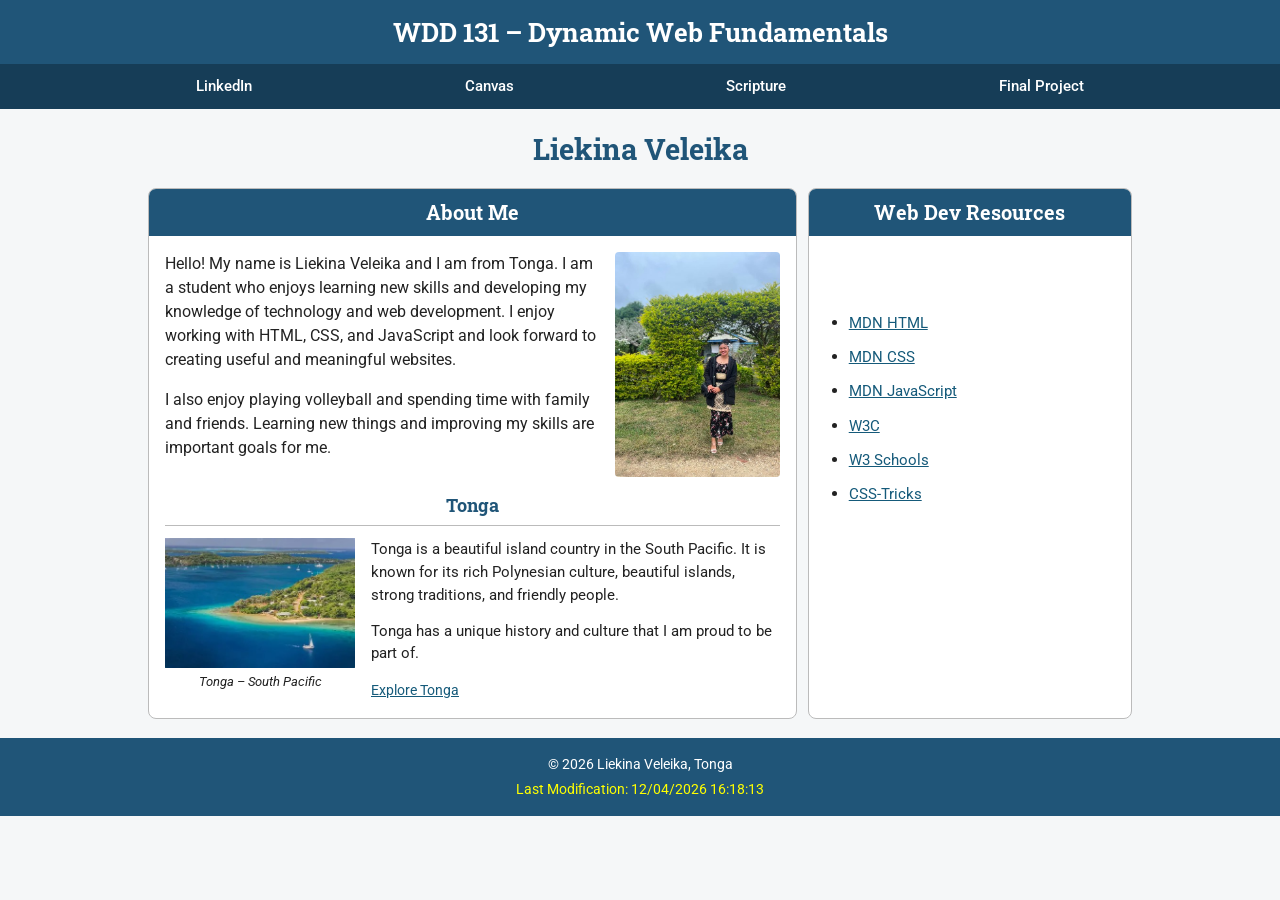
<file: index.html>
<!DOCTYPE html>
<html lang="en-US">

<head>
    <meta charset="UTF-8">
    <meta name="viewport" content="width=device-width, initial-scale=1.0">

    <title>WDD 131 – Dynamic Web Fundamentals – Liekina Veleika</title>

    <meta name="description"
        content="WDD 131 – Dynamic Web Fundamentals – Liekina Veleika. A student home page featuring web development, HTML, CSS, JavaScript, and information about Tonga.">

    <meta name="author" content="Liekina Veleika">

    <link rel="preconnect" href="https://fonts.googleapis.com">
    <link rel="preconnect" href="https://fonts.gstatic.com" crossorigin>

    <link href="https://fonts.googleapis.com/css2?family=Roboto:wght@400;500;700&family=Roboto+Slab:wght@700&display=swap"
        rel="stylesheet">

    <link rel="stylesheet" href="styles/base.css">

    <script src="scripts/getdates.js" defer></script>
</head>

<body>

    <header>
        <span id="course-title">WDD 131 – Dynamic Web Fundamentals</span>

        <nav>
            <a href="https://www.linkedin.com/" target="_blank" rel="noopener noreferrer">
                LinkedIn
            </a>

            <a href="https://byupw.instructure.com/" target="_blank" rel="noopener noreferrer">
                Canvas
            </a>

            <a href="https://www.churchofjesuschrist.org/study/scriptures"
                target="_blank" rel="noopener noreferrer">
                Scripture
            </a>

            <a href="#">
                Final Project
            </a>
        </nav>
    </header>

    <main>

        <h1>Liekina Veleika</h1>

        <div class="content-grid">

            <!-- LEFT CARD -->
            <section class="card about-card">

                <h2>About Me</h2>

                <div class="about-content">

                    <img class="profile"
                        src="images/profile.jpg"
                        alt="Portrait of Liekina Veleika">

                    <p>
                        Hello! My name is Liekina Veleika and I am from Tonga.
                        I am a student who enjoys learning new skills and developing
                        my knowledge of technology and web development. I enjoy working
                        with HTML, CSS, and JavaScript and look forward to creating
                        useful and meaningful websites.
                    </p>

                    <p>
                        I also enjoy playing volleyball and spending time with family
                        and friends. Learning new things and improving my skills are
                        important goals for me.
                    </p>

                </div>

                <div class="location">

                    <h3>Tonga</h3>

                    <div class="location-content">

                        <figure>
                            <img class="location-image"
                                src="images/tonga.jpg"
                                alt="Beautiful coastal landscape in Tonga">

                            <figcaption>
                                Tonga – South Pacific
                            </figcaption>
                        </figure>

                        <div class="tonga-text">

                            <p>
                                Tonga is a beautiful island country in the South Pacific.
                                It is known for its rich Polynesian culture, beautiful
                                islands, strong traditions, and friendly people.
                            </p>

                            <p>
                                Tonga has a unique history and culture that I am proud
                                to be part of.
                            </p>

                            <a href="https://www.tourismtonga.gov.to/"
                                target="_blank"
                                rel="noopener noreferrer">
                                Explore Tonga
                            </a>

                        </div>

                    </div>

                </div>

            </section>


            <!-- RIGHT CARD -->
            <section class="card resources-card">

                <h2>Web Dev Resources</h2>

                <ul>

                    <li>
                        <a href="https://developer.mozilla.org/en-US/docs/Web/HTML"
                            target="_blank"
                            rel="noopener noreferrer">
                            MDN HTML
                        </a>
                    </li>

                    <li>
                        <a href="https://developer.mozilla.org/en-US/docs/Web/CSS"
                            target="_blank"
                            rel="noopener noreferrer">
                            MDN CSS
                        </a>
                    </li>

                    <li>
                        <a href="https://developer.mozilla.org/en-US/docs/Web/JavaScript"
                            target="_blank"
                            rel="noopener noreferrer">
                            MDN JavaScript
                        </a>
                    </li>

                    <li>
                        <a href="https://www.w3.org/"
                            target="_blank"
                            rel="noopener noreferrer">
                            W3C
                        </a>
                    </li>

                    <li>
                        <a href="https://www.w3schools.com/"
                            target="_blank"
                            rel="noopener noreferrer">
                            W3 Schools
                        </a>
                    </li>

                    <li>
                        <a href="https://css-tricks.com/"
                            target="_blank"
                            rel="noopener noreferrer">
                            CSS-Tricks
                        </a>
                    </li>

                </ul>

            </section>

        </div>

    </main>


    <footer>

        <p>
            &copy; <span id="currentyear"></span>
            Liekina Veleika, Tonga
        </p>

        <p id="lastModified"></p>

    </footer>

</body>

</html>
</file>
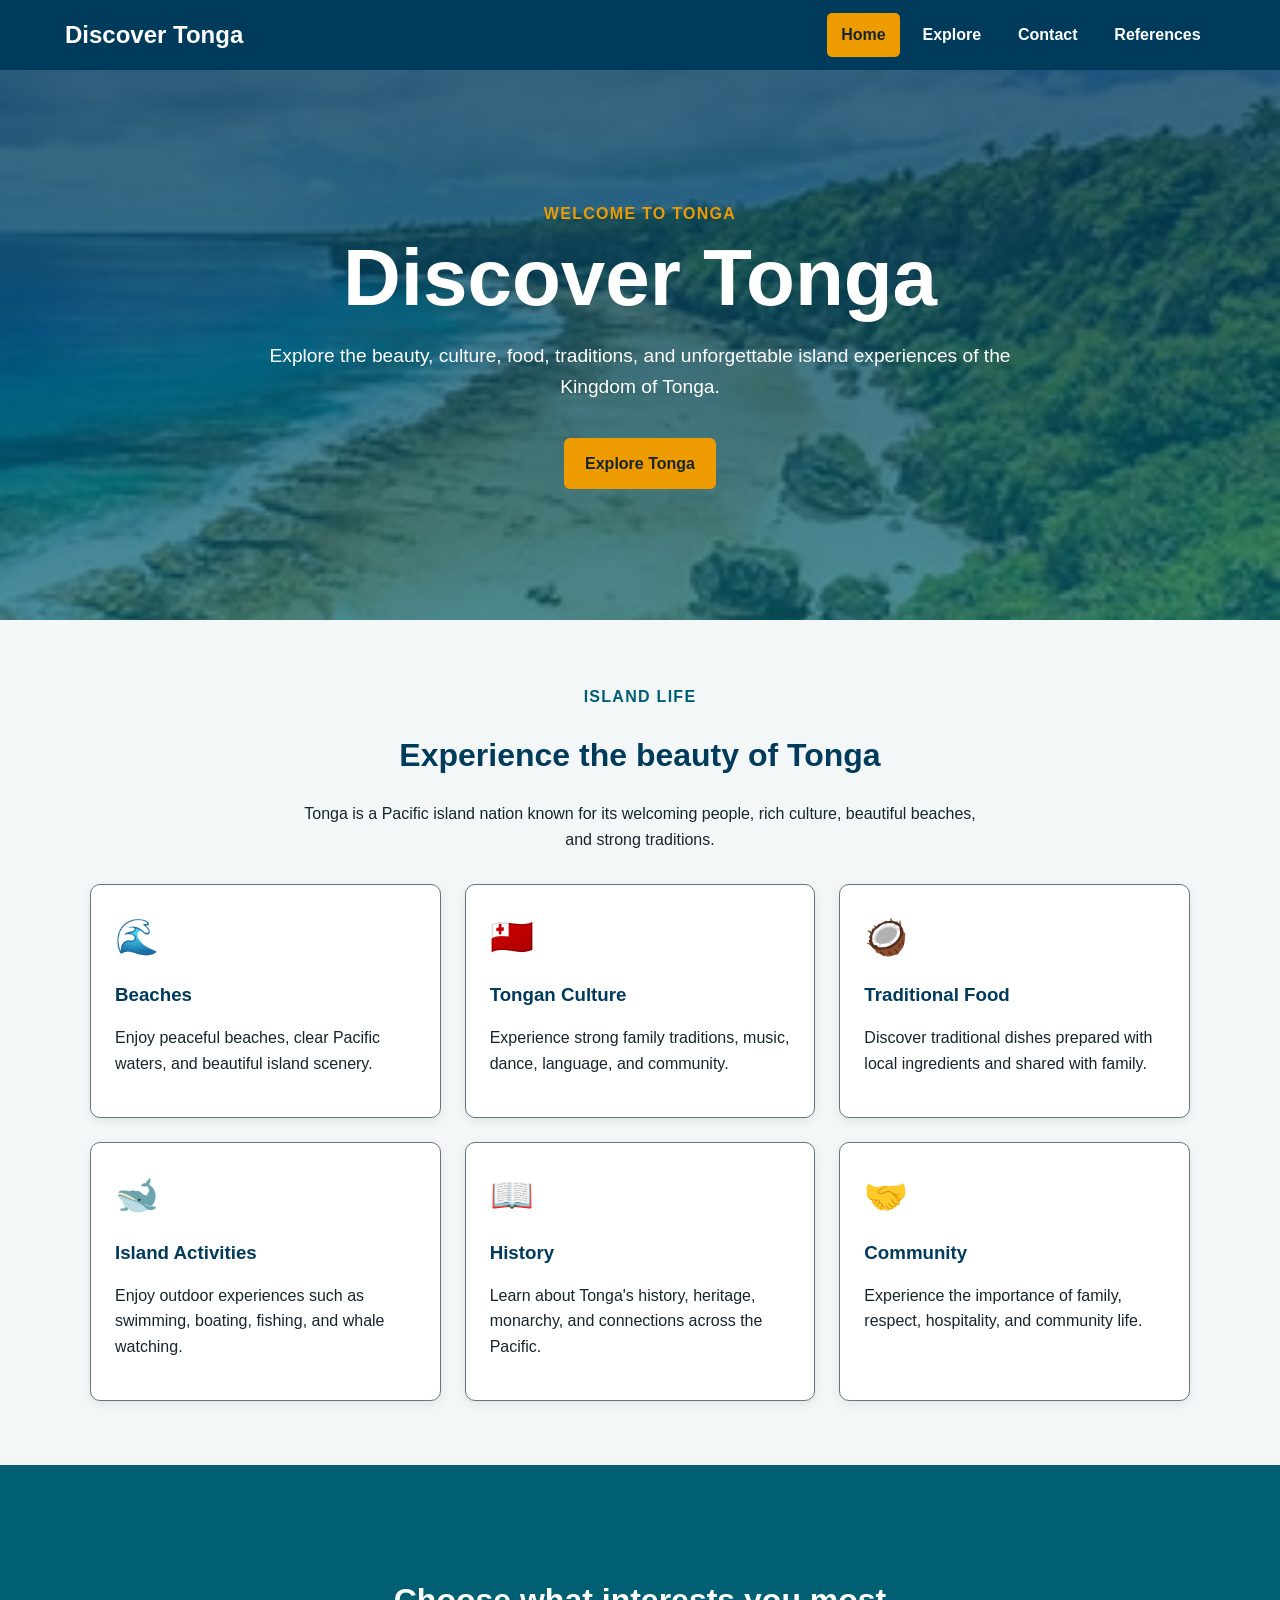
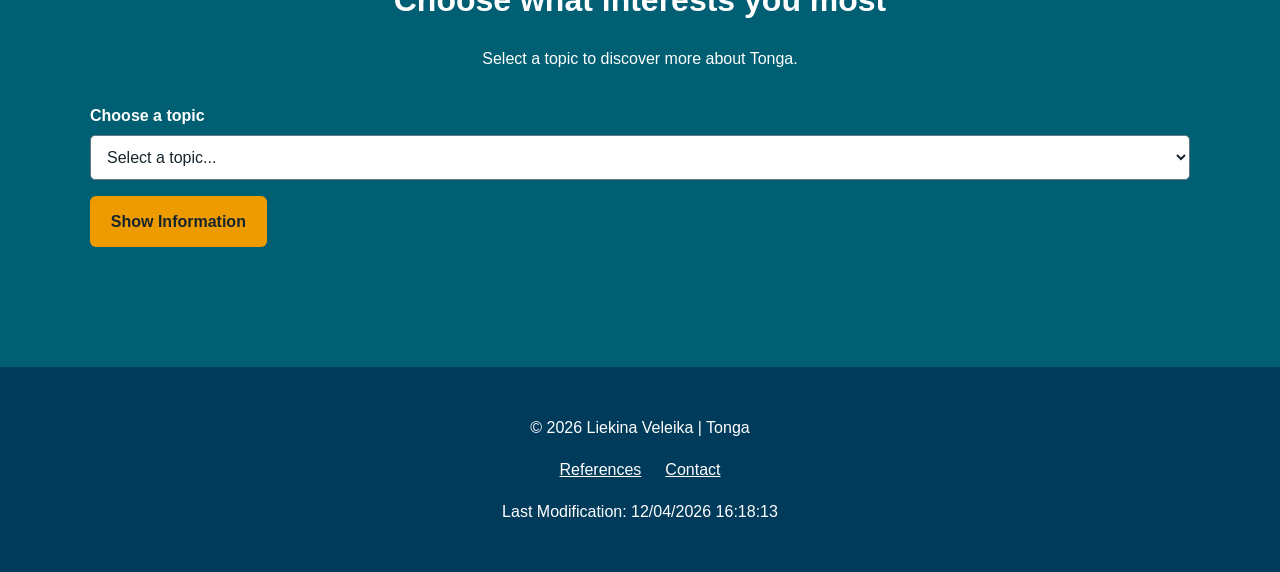
<file: project/index.html>
<!DOCTYPE html>
<html lang="en">
<head>
    <meta charset="UTF-8">
    <meta name="viewport" content="width=device-width, initial-scale=1.0">

    <meta
        name="description"
        content="Discover Tonga through its culture, food, beaches, traditions, and island experiences."
    >
    <meta name="author" content="Liekina Veleika">

    <title>Discover Tonga | Home</title>

    <link rel="stylesheet" href="styles/project.css">
    <script src="scripts/project.js" defer></script>
</head>

<body>

    <header>
        <div class="header-container">
            <a class="logo" href="index.html">Discover Tonga</a>

            <button
                id="menu-button"
                type="button"
                aria-label="Open navigation menu"
                aria-expanded="false"
            >
                ☰
            </button>

            <nav id="navigation">
                <a href="index.html" class="active">Home</a>
                <a href="explore.html">Explore</a>
                <a href="contact.html">Contact</a>
                <a href="references.html">References</a>
            </nav>
        </div>
    </header>

    <main>

        <section class="hero">
            <div class="hero-content">
                <p class="eyebrow">Welcome to Tonga</p>

                <h1>Discover Tonga</h1>

                <p>
                    Explore the beauty, culture, food, traditions, and
                    unforgettable island experiences of the Kingdom of Tonga.
                </p>

                <a href="explore.html" class="button">
                    Explore Tonga
                </a>
            </div>
        </section>

        <section class="section">
            <div class="section-heading">
                <p class="eyebrow">Island Life</p>

                <h2>Experience the beauty of Tonga</h2>

                <p>
                    Tonga is a Pacific island nation known for its welcoming
                    people, rich culture, beautiful beaches, and strong
                    traditions.
                </p>
            </div>

            <div id="highlight-container" class="card-grid">
                <article class="food-card">
                    <h3>Rich Culture</h3>
                    <p>
                        Discover Tongan traditions, celebrations, music,
                        dancing, and the importance of family and community.
                    </p>
                </article>

                <article class="food-card">
                    <h3>Beautiful Islands</h3>
                    <p>
                        Enjoy peaceful beaches, clear waters, tropical
                        landscapes, and unforgettable island scenery.
                    </p>
                </article>

                <article class="food-card">
                    <h3>Traditional Food</h3>
                    <p>
                        Experience traditional Tongan dishes and learn about
                        foods that are an important part of island life.
                    </p>
                </article>
            </div>
        </section>

        <section class="section favorite-section">
            <div class="section-heading">
                <p class="eyebrow">Your Favorite</p>

                <h2>Choose what interests you most</h2>

                <p>
                    Select a topic to discover more about Tonga.
                </p>
            </div>

            <div class="favorite-controls">
                <label for="favorite-select">
                    Choose a topic
                </label>

                <select id="favorite-select">
                    <option value="">Select a topic...</option>
                    <option value="culture">Culture</option>
                    <option value="food">Food</option>
                    <option value="places">Places</option>
                    <option value="activities">Activities</option>
                </select>

                <button
                    type="button"
                    id="favorite-button"
                    class="button"
                >
                    Show Information
                </button>

                <p
                    id="favorite-message"
                    class="message"
                    aria-live="polite"
                ></p>
            </div>
        </section>

    </main>

    <footer>
        <div class="footer-container">
            <p>
                &copy; <span id="currentyear"></span>
                Liekina Veleika | Tonga
            </p>

            <div class="footer-links">
                <a href="references.html">References</a>
                <a href="contact.html">Contact</a>
            </div>

            <p id="lastModified"></p>
        </div>
    </footer>

</body>
</html>
</file>
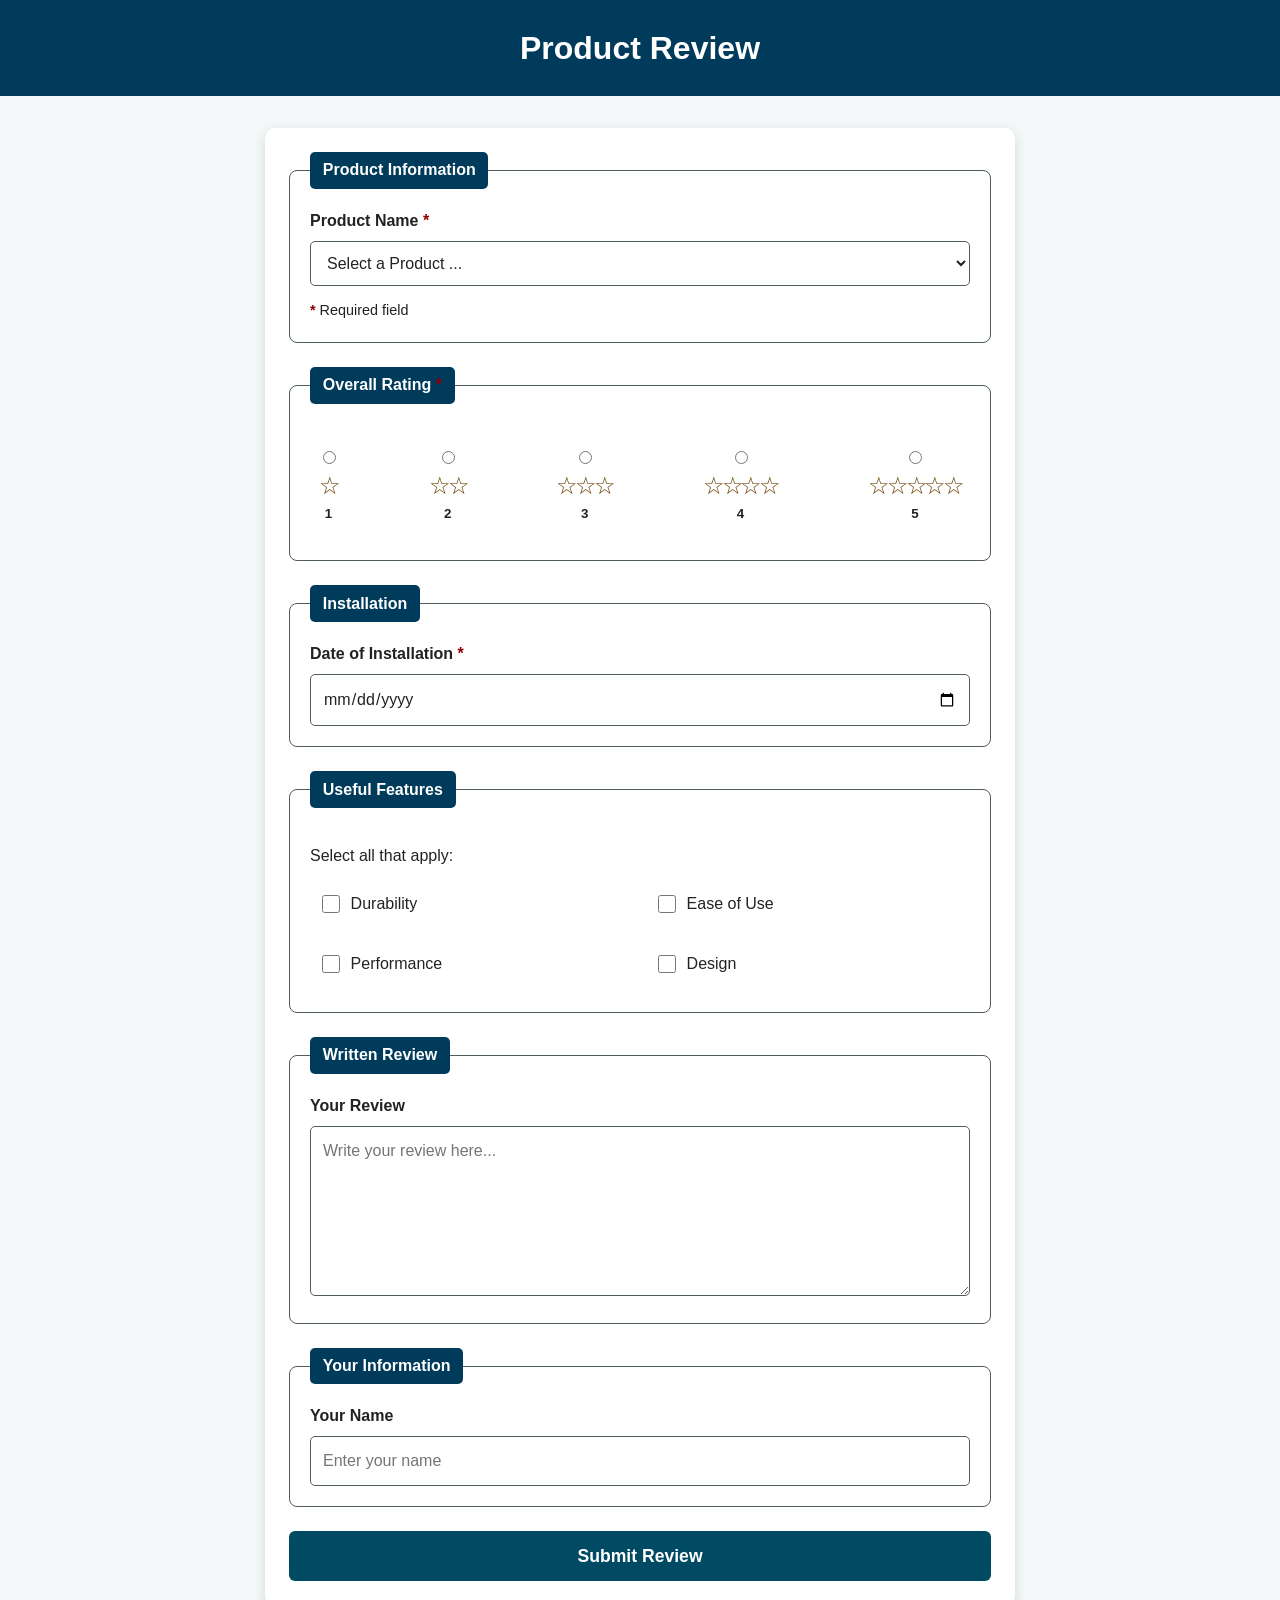
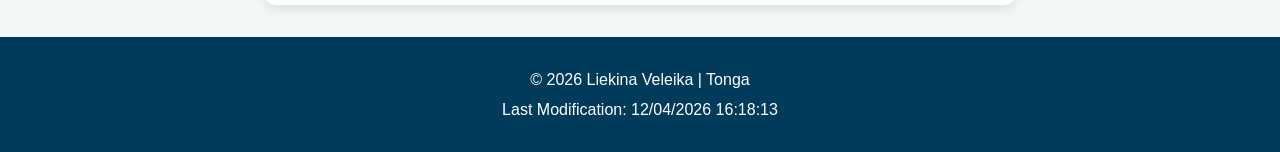
<file: form.html>
<!DOCTYPE html>

<html lang="en">
<head>
    <meta charset="UTF-8">
    <meta name="viewport" content="width=device-width, initial-scale=1.0">


<meta name="description" content="Product Review Form for WDD 131 Dynamic Web Fundamentals.">
<meta name="author" content="Liekina Veleika">

<title>Product Review Form | WDD 131</title>

<link rel="stylesheet" href="styles/form.css">
<script src="scripts/form.js" defer></script>


</head>

<body>


<header>
    <h1>Product Review</h1>
</header>

<main>
    <form method="get" action="review.html">

        <fieldset>
            <legend>Product Information</legend>

            <label for="product">
                Product Name <span class="required">*</span>
            </label>

            <select id="product" name="product" required>
                <option value="" disabled selected>Select a Product ...</option>
            </select>

            <p class="required-note">
                <span class="required">*</span> Required field
            </p>
        </fieldset>

        <fieldset>
            <legend>Overall Rating <span class="required">*</span></legend>

            <div class="rating">

                <label for="rating1">
                    <input
                        type="radio"
                        id="rating1"
                        name="rating"
                        value="1"
                        required
                    >
                    <span>☆</span>
                    <small>1</small>
                </label>

                <label for="rating2">
                    <input
                        type="radio"
                        id="rating2"
                        name="rating"
                        value="2"
                        required
                    >
                    <span>☆☆</span>
                    <small>2</small>
                </label>

                <label for="rating3">
                    <input
                        type="radio"
                        id="rating3"
                        name="rating"
                        value="3"
                        required
                    >
                    <span>☆☆☆</span>
                    <small>3</small>
                </label>

                <label for="rating4">
                    <input
                        type="radio"
                        id="rating4"
                        name="rating"
                        value="4"
                        required
                    >
                    <span>☆☆☆☆</span>
                    <small>4</small>
                </label>

                <label for="rating5">
                    <input
                        type="radio"
                        id="rating5"
                        name="rating"
                        value="5"
                        required
                    >
                    <span>☆☆☆☆☆</span>
                    <small>5</small>
                </label>

            </div>
        </fieldset>

        <fieldset>
            <legend>Installation</legend>

            <label for="installation">
                Date of Installation <span class="required">*</span>
            </label>

            <input
                type="date"
                id="installation"
                name="installation"
                required
            >
        </fieldset>

        <fieldset>
            <legend>Useful Features</legend>

            <p>Select all that apply:</p>

            <div class="checkbox-group">

                <label for="feature1">
                    <input
                        type="checkbox"
                        id="feature1"
                        name="features"
                        value="durability"
                    >
                    Durability
                </label>

                <label for="feature2">
                    <input
                        type="checkbox"
                        id="feature2"
                        name="features"
                        value="ease-of-use"
                    >
                    Ease of Use
                </label>

                <label for="feature3">
                    <input
                        type="checkbox"
                        id="feature3"
                        name="features"
                        value="performance"
                    >
                    Performance
                </label>

                <label for="feature4">
                    <input
                        type="checkbox"
                        id="feature4"
                        name="features"
                        value="design"
                    >
                    Design
                </label>

            </div>
        </fieldset>

        <fieldset>
            <legend>Written Review</legend>

            <label for="review">
                Your Review
            </label>

            <textarea
                id="review"
                name="review"
                rows="6"
                placeholder="Write your review here..."
            ></textarea>
        </fieldset>

        <fieldset>
            <legend>Your Information</legend>

            <label for="username">
                Your Name
            </label>

            <input
                type="text"
                id="username"
                name="username"
                autocomplete="name"
                placeholder="Enter your name"
            >
        </fieldset>

        <input
            type="submit"
            value="Submit Review"
            class="submit-button"
        >

    </form>
</main>

<footer>
    <p>
        &copy; <span id="currentyear"></span>
        Liekina Veleika | Tonga
    </p>

    <p id="lastModified"></p>
</footer>


</body>
</html>
</file>
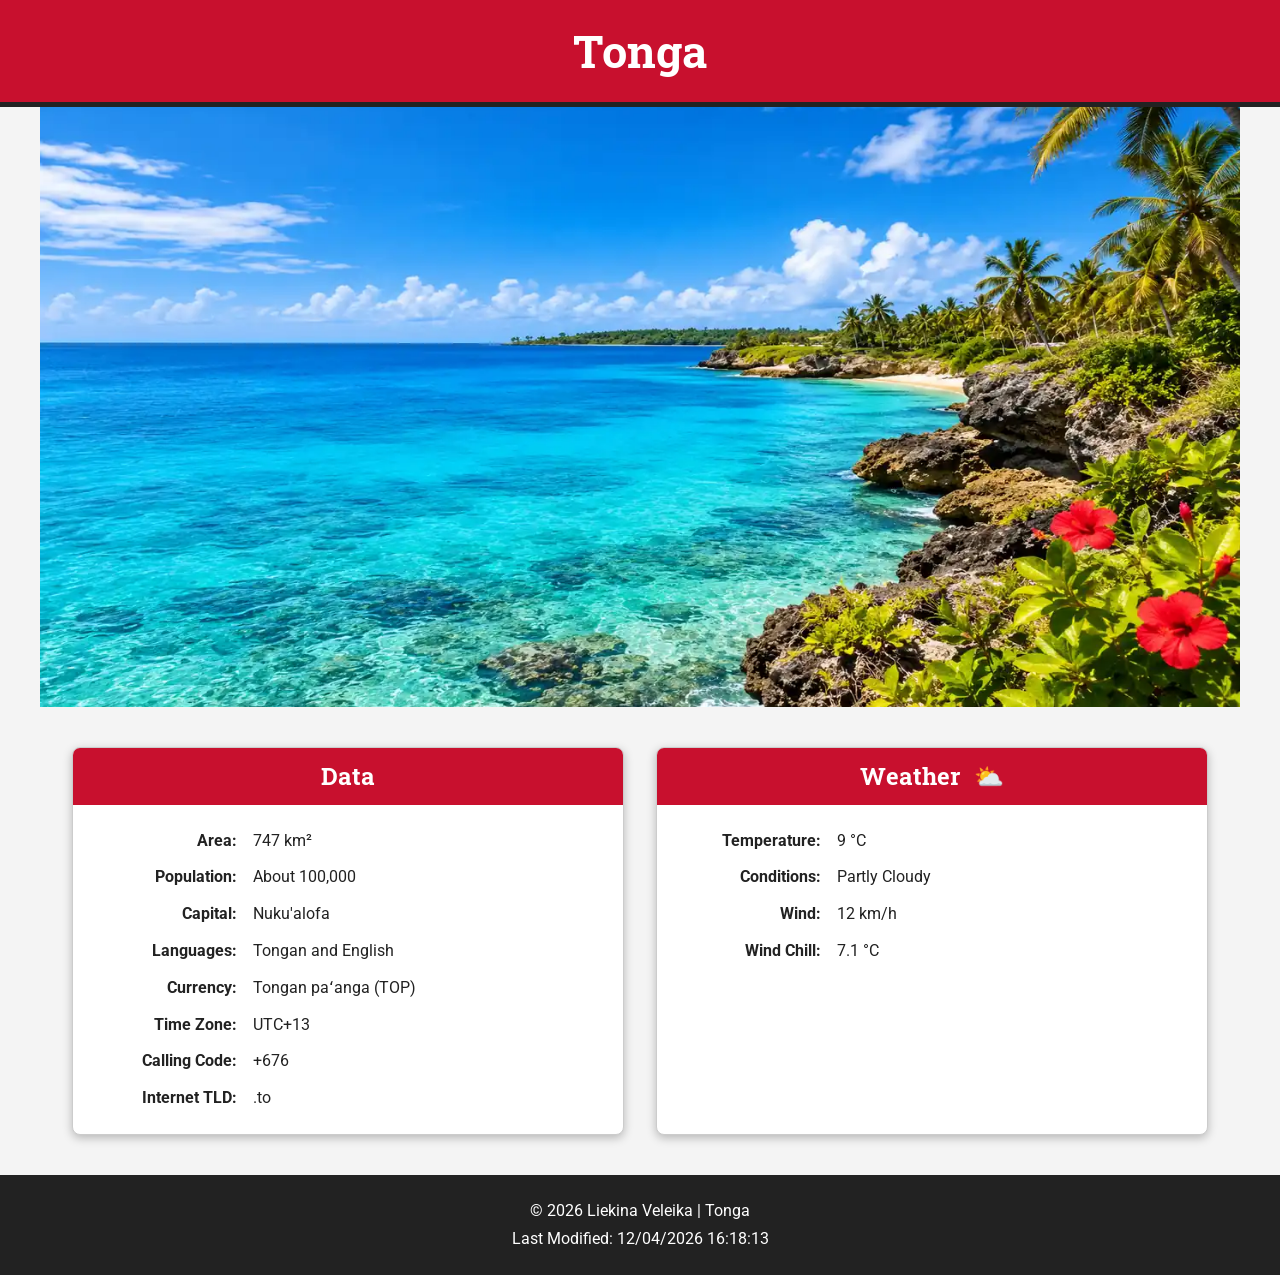
<file: place.html>
<!DOCTYPE html>
<html lang="en">
<head>
    <meta charset="UTF-8">
    <meta name="viewport" content="width=device-width, initial-scale=1.0">

    <meta name="description" content="Discover Tonga, a beautiful island kingdom in the South Pacific, including its data, culture, geography, and weather.">
    <meta name="author" content="Liekina Veleika">

    <title>Tonga | WDD 131 - Dynamic Web Fundamentals - Liekina Veleika</title>

    <link rel="preconnect" href="https://fonts.googleapis.com">
    <link rel="preconnect" href="https://fonts.gstatic.com" crossorigin>

    <link href="https://fonts.googleapis.com/css2?family=Roboto:wght@400;500;700&family=Roboto+Slab:wght@700&display=swap" rel="stylesheet">

    <link rel="stylesheet" href="styles/place.css">
    <script src="scripts/place.js" defer></script>
</head>

<body>

    <header>
        <h1>Tonga</h1>
    </header>

    <main>

        <section class="hero">
            <picture>
                <source
                    media="(max-width: 600px)"
                    srcset="images/tonga-small.webp">

                <source
                    media="(min-width: 601px)"
                    srcset="images/tonga-large.webp">

                <img
                    src="images/tonga-large.webp"
                    alt="Beautiful tropical coastline in Tonga"
                    width="1200"
                    height="600">
            </picture>
        </section>

        <section class="information">

            <article class="card data-card">
                <h2>Data</h2>

                <dl>
                    <div>
                        <dt>Area:</dt>
                        <dd>747 km²</dd>
                    </div>

                    <div>
                        <dt>Population:</dt>
                        <dd>About 100,000</dd>
                    </div>

                    <div>
                        <dt>Capital:</dt>
                        <dd>Nuku'alofa</dd>
                    </div>

                    <div>
                        <dt>Languages:</dt>
                        <dd>Tongan and English</dd>
                    </div>

                    <div>
                        <dt>Currency:</dt>
                        <dd>Tongan paʻanga (TOP)</dd>
                    </div>

                    <div>
                        <dt>Time Zone:</dt>
                        <dd>UTC+13</dd>
                    </div>

                    <div>
                        <dt>Calling Code:</dt>
                        <dd>+676</dd>
                    </div>

                    <div>
                        <dt>Internet TLD:</dt>
                        <dd>.to</dd>
                    </div>
                </dl>
            </article>

            <article class="card weather-card">
                <h2>Weather</h2>

                <img
                    class="weather-icon"
                    src="images/weather.svg"
                    alt="Partly cloudy weather"
                    width="80"
                    height="80">

                <dl>
                    <div>
                        <dt>Temperature:</dt>
                        <dd>9 °C</dd>
                    </div>

                    <div>
                        <dt>Conditions:</dt>
                        <dd>Partly Cloudy</dd>
                    </div>

                    <div>
                        <dt>Wind:</dt>
                        <dd>12 km/h</dd>
                    </div>

                    <div>
                        <dt>Wind Chill:</dt>
                        <dd><span id="windchill">N/A</span></dd>
                    </div>
                </dl>
            </article>

        </section>

    </main>

    <footer>
        <p>
            &copy; <span id="currentyear"></span>
            Liekina Veleika | Tonga
        </p>

        <p>
            Last Modified:
            <span id="lastModified"></span>
        </p>
    </footer>

</body>
</html>
</file>
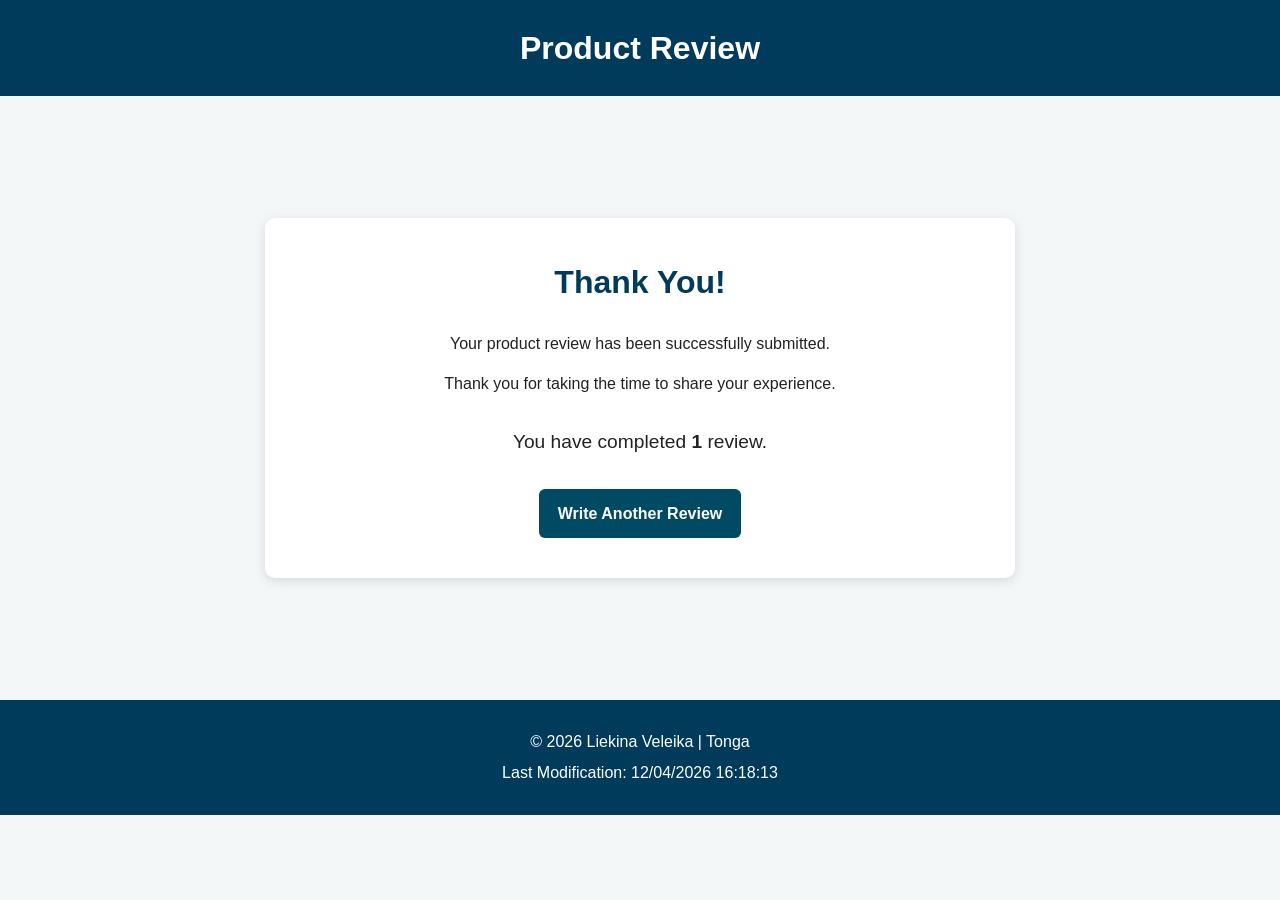
<file: review.html>
<!DOCTYPE html>

<html lang="en">
<head>
    <meta charset="UTF-8">
    <meta name="viewport" content="width=device-width, initial-scale=1.0">


<meta name="description" content="Product review confirmation page for WDD 131.">
<meta name="author" content="Liekina Veleika">

<title>Review Submitted | WDD 131</title>

<link rel="stylesheet" href="styles/form.css">
<script src="scripts/form.js" defer></script>


</head>

<body>


<header>
    <h1>Product Review</h1>
</header>

<main class="confirmation">
    <section class="confirmation-card">
        <h2>Thank You!</h2>

        <p>
            Your product review has been successfully submitted.
        </p>

        <p>
            Thank you for taking the time to share your experience.
        </p>

        <p class="review-count">
            You have completed
            <strong id="reviewCount">0</strong>
            review<span id="reviewPlural">s</span>.
        </p>

        <a href="form.html" class="back-button">
            Write Another Review
        </a>
    </section>
</main>

<footer>
    <p>
        &copy; <span id="currentyear"></span>
        Liekina Veleika | Tonga
    </p>

    <p id="lastModified"></p>
</footer>


</body>
</html>
</file>
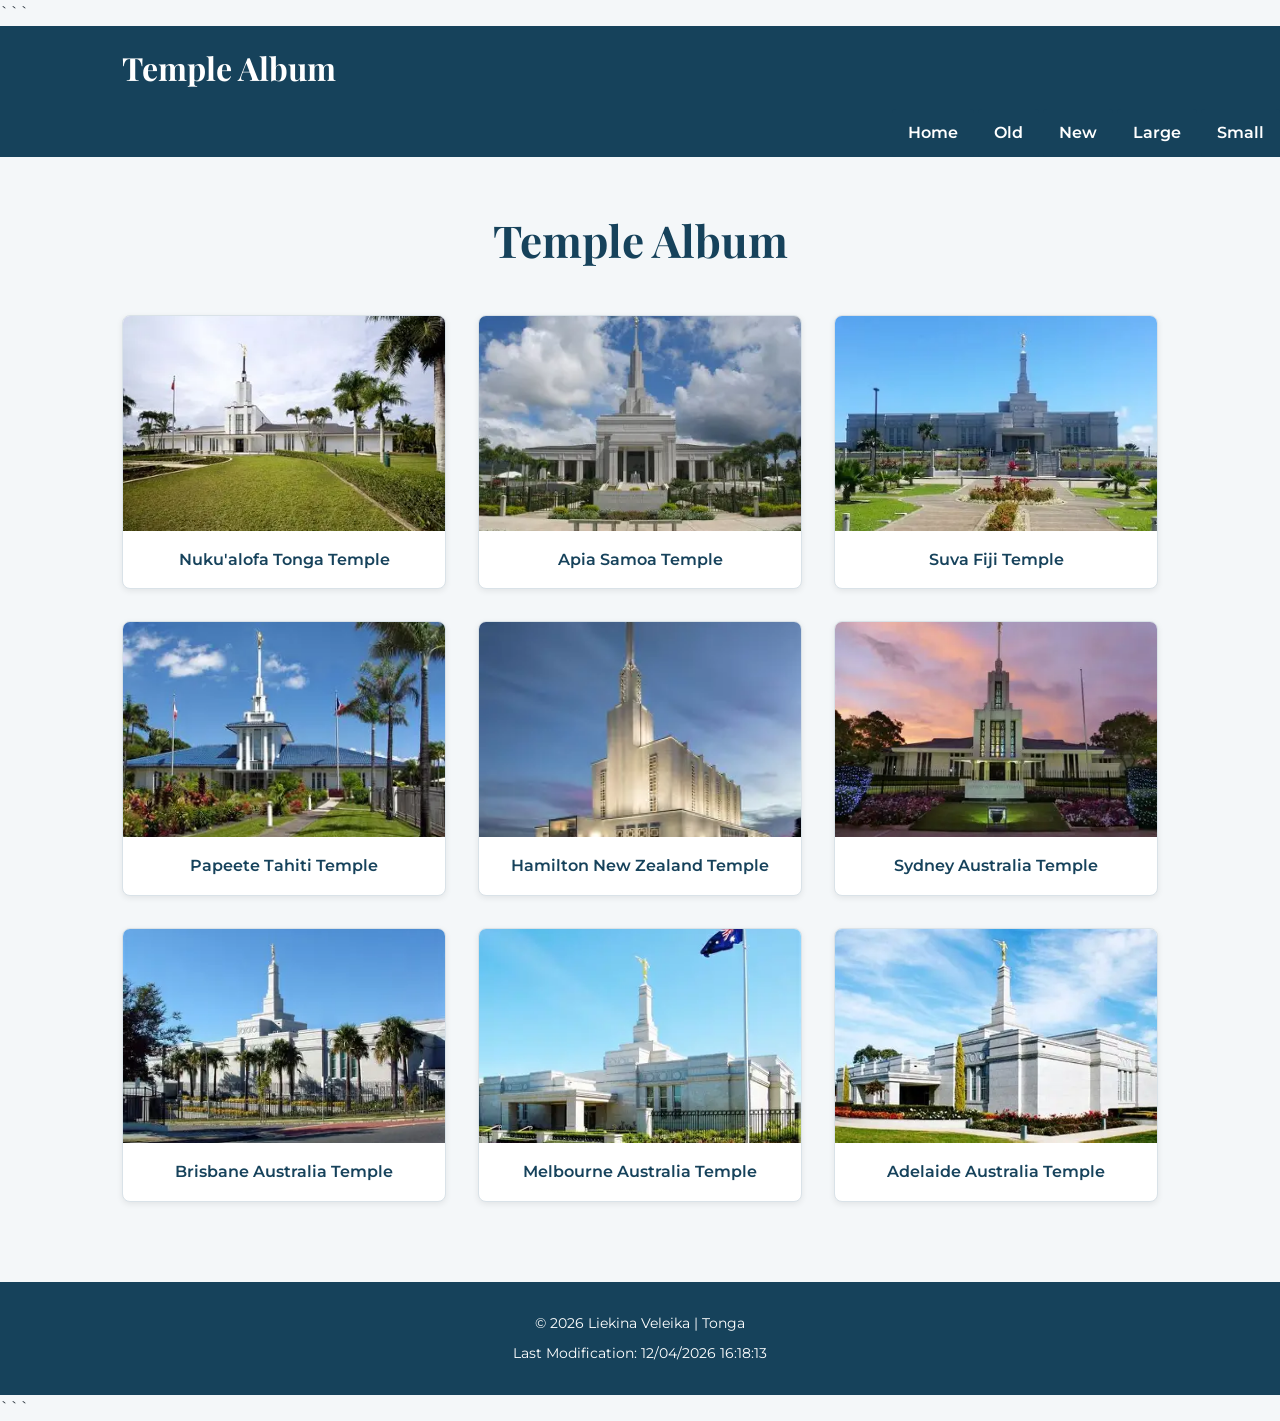
<file: temples.html>
<!DOCTYPE html>
<html lang="en-US">
<head>
    <meta charset="UTF-8">
    <meta name="viewport" content="width=device-width, initial-scale=1.0">

    <meta name="description" content="Temple Album featuring temples of The Church of Jesus Christ of Latter-day Saints.">
    <meta name="author" content="Liekina Veleika">

    <title>Temple Album | Liekina Veleika</title>

    <link rel="preconnect" href="https://fonts.googleapis.com">
    <link rel="preconnect" href="https://fonts.gstatic.com" crossorigin>

    <link href="https://fonts.googleapis.com/css2?family=Montserrat:wght@400;500;600;700&family=Playfair+Display:wght@600;700&display=swap" rel="stylesheet">

    <link rel="stylesheet" href="styles/temples.css">
    <link rel="stylesheet" href="styles/temples-large.css">

    <script src="scripts/temples.js" defer></script>
</head>

<body>

```
<header>
    <div class="header-content">
        <span>Temple Album</span>

        <button id="menu-button"
                type="button"
                aria-label="Open navigation menu"
                aria-expanded="false">
            ☰
        </button>
    </div>
</header>

<nav id="navigation">
    <a href="#">Home</a>
    <a href="#">Old</a>
    <a href="#">New</a>
    <a href="#">Large</a>
    <a href="#">Small</a>
</nav>

<main>
    <h1>Temple Album</h1>

    <section class="temple-grid">

        <figure>
            <img src="images/nukualofa.jpg"
                 alt="Nuku'alofa Tonga Temple"
                 loading="lazy">
            <figcaption>Nuku'alofa Tonga Temple</figcaption>
        </figure>

        <figure>
            <img src="images/apia.jpg"
                 alt="Apia Samoa Temple"
                 loading="lazy">
            <figcaption>Apia Samoa Temple</figcaption>
        </figure>

        <figure>
            <img src="images/suva.jpg"
                 alt="Suva Fiji Temple"
                 loading="lazy">
            <figcaption>Suva Fiji Temple</figcaption>
        </figure>

        <figure>
            <img src="images/papeete.jpg"
                 alt="Papeete Tahiti Temple"
                 loading="lazy">
            <figcaption>Papeete Tahiti Temple</figcaption>
        </figure>

        <figure>
            <img src="images/hamilton.jpg"
                 alt="Hamilton New Zealand Temple"
                 loading="lazy">
            <figcaption>Hamilton New Zealand Temple</figcaption>
        </figure>

        <figure>
            <img src="images/sydney.jpg"
                 alt="Sydney Australia Temple"
                 loading="lazy">
            <figcaption>Sydney Australia Temple</figcaption>
        </figure>

        <figure>
            <img src="images/brisbane.jpg"
                 alt="Brisbane Australia Temple"
                 loading="lazy">
            <figcaption>Brisbane Australia Temple</figcaption>
        </figure>

        <figure>
            <img src="images/melbourne.jpg"
                 alt="Melbourne Australia Temple"
                 loading="lazy">
            <figcaption>Melbourne Australia Temple</figcaption>
        </figure>

        <figure>
            <img src="images/adelaide.jpg"
                 alt="Adelaide Australia Temple"
                 loading="lazy">
            <figcaption>Adelaide Australia Temple</figcaption>
        </figure>

    </section>
</main>

<footer>
    <p>
        &copy; <span id="currentyear"></span>
        Liekina Veleika | Tonga
    </p>

    <p id="lastModified"></p>
</footer>
```

</body>
</html>
</file>
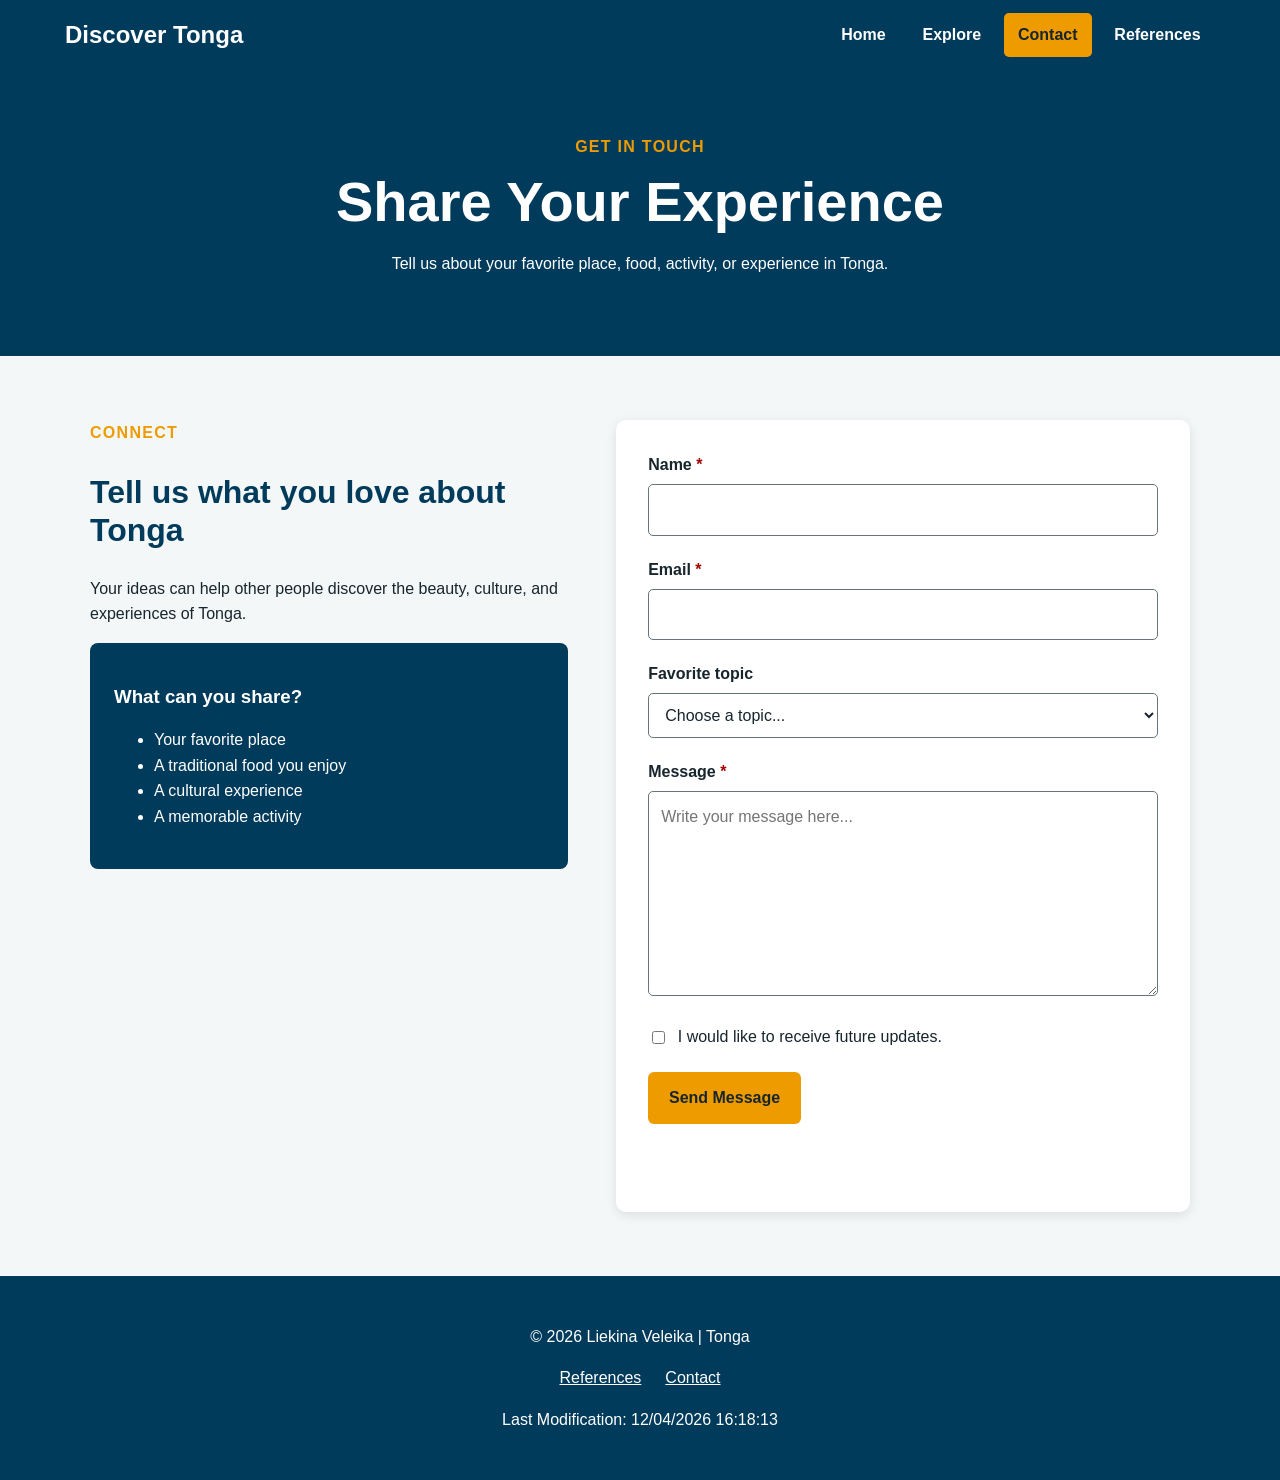
<file: project/contact.html>
<!DOCTYPE html>
<html lang="en">
<head>
    <meta charset="UTF-8">
    <meta name="viewport" content="width=device-width, initial-scale=1.0">

    <meta
        name="description"
        content="Contact Discover Tonga to share your favorite Tongan place, food, activity, or cultural experience."
    >
    <meta name="author" content="Liekina Veleika">

    <title>Discover Tonga | Contact</title>

    <link rel="stylesheet" href="styles/project.css">
    <script src="scripts/project.js" defer></script>
</head>

<body>

    <header>
        <div class="header-container">
            <a class="logo" href="index.html">Discover Tonga</a>

            <button
                id="menu-button"
                type="button"
                aria-label="Open navigation menu"
                aria-expanded="false"
            >
                ☰
            </button>

            <nav id="navigation">
                <a href="index.html">Home</a>
                <a href="explore.html">Explore</a>
                <a href="contact.html" class="active">Contact</a>
                <a href="references.html">References</a>
            </nav>
        </div>
    </header>

    <main>

        <section class="page-banner">
            <p class="eyebrow">Get in Touch</p>

            <h1>Share Your Experience</h1>

            <p>
                Tell us about your favorite place, food, activity, or
                experience in Tonga.
            </p>
        </section>

        <section class="section contact-layout">

            <div class="contact-information">

                <p class="eyebrow">Connect</p>

                <h2>Tell us what you love about Tonga</h2>

                <p>
                    Your ideas can help other people discover the beauty,
                    culture, and experiences of Tonga.
                </p>

                <div class="contact-box">
                    <h3>What can you share?</h3>

                    <ul>
                        <li>Your favorite place</li>
                        <li>A traditional food you enjoy</li>
                        <li>A cultural experience</li>
                        <li>A memorable activity</li>
                    </ul>
                </div>

            </div>

            <form
                id="contact-form"
                method="get"
                action="contact.html"
            >

                <div class="form-group">
                    <label for="name">
                        Name <span class="required">*</span>
                    </label>

                    <input
                        type="text"
                        id="name"
                        name="name"
                        autocomplete="name"
                        required
                    >
                </div>

                <div class="form-group">
                    <label for="email">
                        Email <span class="required">*</span>
                    </label>

                    <input
                        type="email"
                        id="email"
                        name="email"
                        autocomplete="email"
                        required
                    >
                </div>

                <div class="form-group">
                    <label for="topic">
                        Favorite topic
                    </label>

                    <select id="topic" name="topic">
                        <option value="">Choose a topic...</option>
                        <option value="culture">Culture</option>
                        <option value="food">Food</option>
                        <option value="places">Places</option>
                        <option value="activities">Activities</option>
                        <option value="history">History</option>
                    </select>
                </div>

                <div class="form-group">
                    <label for="message">
                        Message <span class="required">*</span>
                    </label>

                    <textarea
                        id="message"
                        name="message"
                        rows="7"
                        required
                        placeholder="Write your message here..."
                    ></textarea>
                </div>

                <label class="checkbox-label" for="updates">
                    <input
                        type="checkbox"
                        id="updates"
                        name="updates"
                        value="yes"
                    >
                    I would like to receive future updates.
                </label>

                <button type="submit" class="button">
                    Send Message
                </button>

                <p
                    id="form-message"
                    class="message"
                    aria-live="polite"
                ></p>

            </form>

        </section>

    </main>

    <footer>
        <div class="footer-container">
            <p>
                &copy; <span id="currentyear"></span>
                Liekina Veleika | Tonga
            </p>

            <div class="footer-links">
                <a href="references.html">References</a>
                <a href="contact.html">Contact</a>
            </div>

            <p id="lastModified"></p>
        </div>
    </footer>

</body>
</html>
</file>
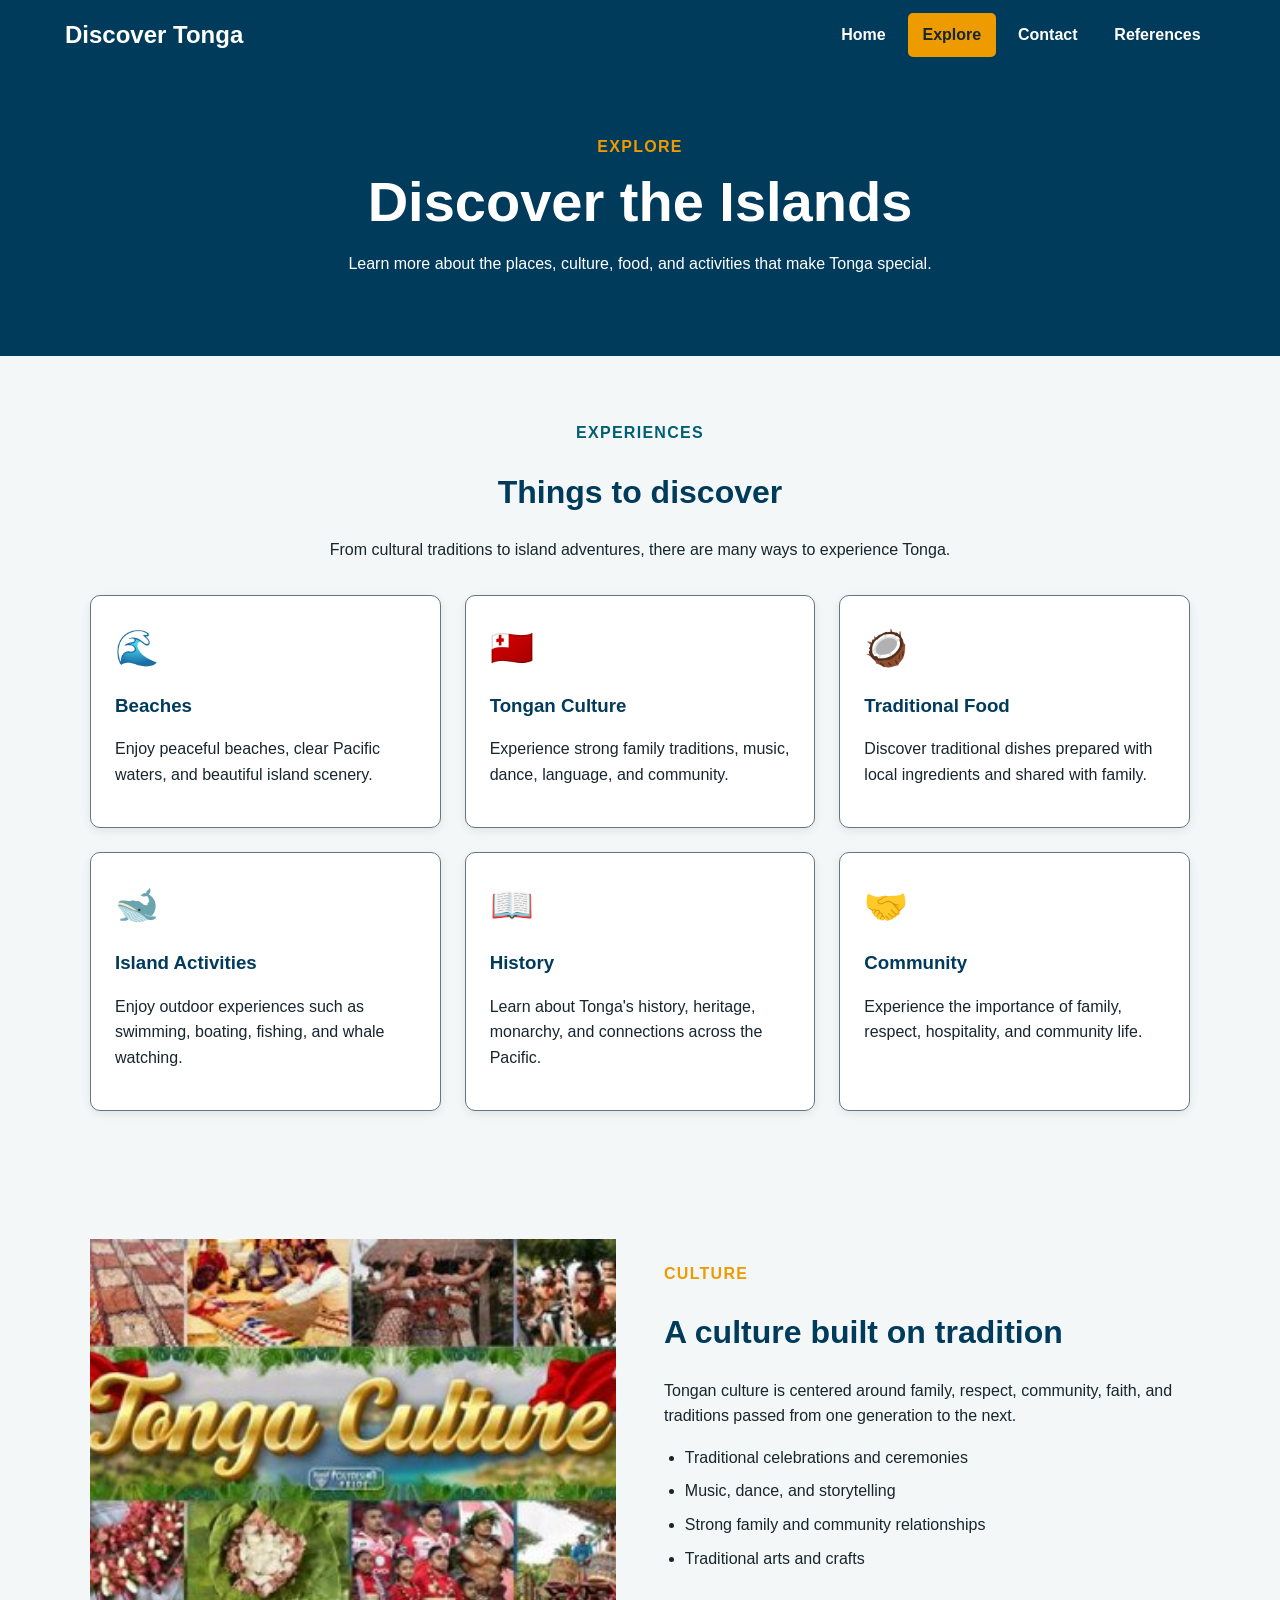
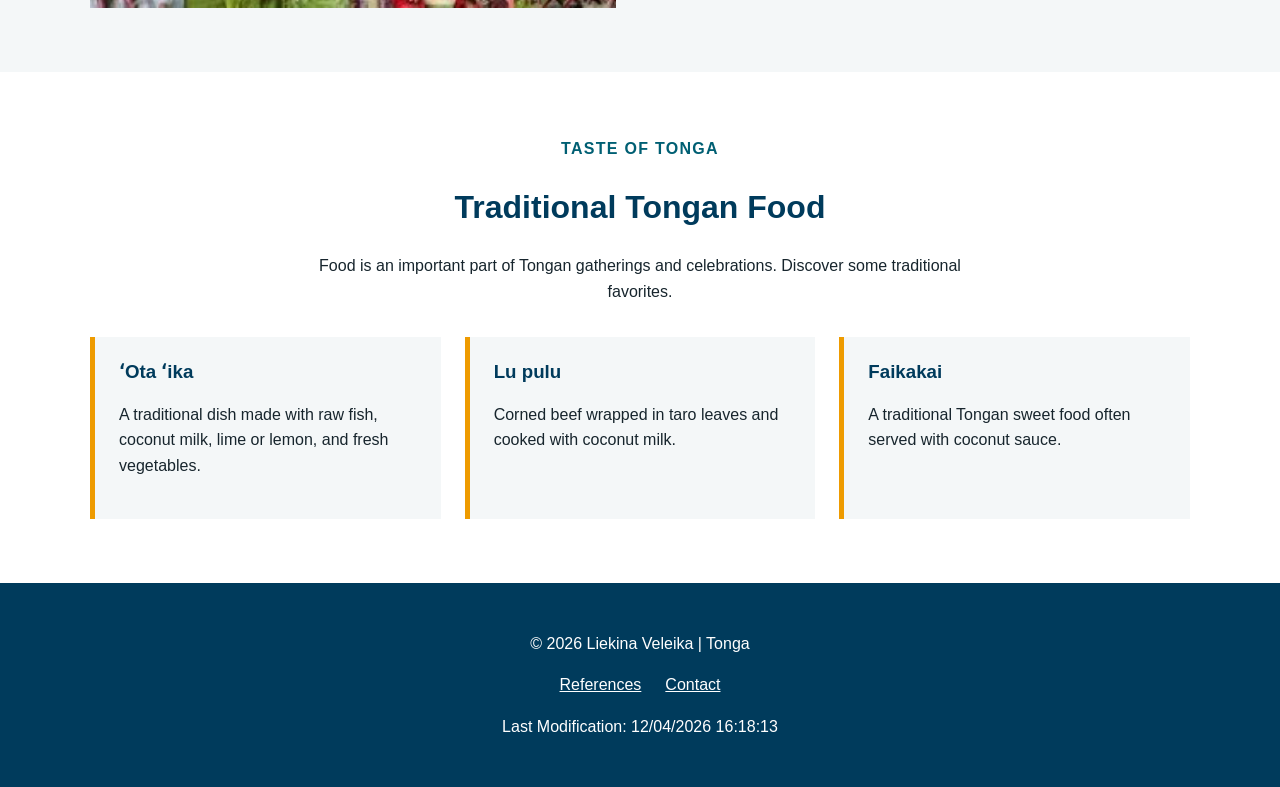
<file: project/explore.html>
<!DOCTYPE html>
<html lang="en">
<head>
    <meta charset="UTF-8">
    <meta name="viewport" content="width=device-width, initial-scale=1.0">

    <meta
        name="description"
        content="Explore Tongan culture, food, traditions, beaches, and activities throughout the islands."
    >
    <meta name="author" content="Liekina Veleika">

    <title>Discover Tonga | Explore</title>

    <link rel="stylesheet" href="styles/project.css">
    <script src="scripts/project.js" defer></script>
</head>

<body>

    <header>
        <div class="header-container">
            <a class="logo" href="index.html">Discover Tonga</a>

            <button
                id="menu-button"
                type="button"
                aria-label="Open navigation menu"
                aria-expanded="false"
            >
                ☰
            </button>

            <nav id="navigation">
                <a href="index.html">Home</a>
                <a href="explore.html" class="active">Explore</a>
                <a href="contact.html">Contact</a>
                <a href="references.html">References</a>
            </nav>
        </div>
    </header>

    <main>

        <section class="page-banner">
            <p class="eyebrow">Explore</p>

            <h1>Discover the Islands</h1>

            <p>
                Learn more about the places, culture, food, and activities
                that make Tonga special.
            </p>
        </section>

        <section class="section">

            <div class="section-heading">
                <p class="eyebrow">Experiences</p>

                <h2>Things to discover</h2>

                <p>
                    From cultural traditions to island adventures, there are
                    many ways to experience Tonga.
                </p>
            </div>

            <div id="experience-container" class="card-grid">
                <!-- JavaScript creates the experience cards here. -->
            </div>

        </section>

        <section class="section two-column">

            <div>
                <img
                    src="images/tonga-culture.jpg"
                    alt="Tongan cultural celebration"
                    width="800"
                    height="600"
                    loading="lazy"
                >
            </div>

            <div>
                <p class="eyebrow">Culture</p>

                <h2>A culture built on tradition</h2>

                <p>
                    Tongan culture is centered around family, respect,
                    community, faith, and traditions passed from one
                    generation to the next.
                </p>

                <ul class="feature-list">
                    <li>Traditional celebrations and ceremonies</li>
                    <li>Music, dance, and storytelling</li>
                    <li>Strong family and community relationships</li>
                    <li>Traditional arts and crafts</li>
                </ul>
            </div>

        </section>

        <section class="section food-section">

            <div class="section-heading">
                <p class="eyebrow">Taste of Tonga</p>

                <h2>Traditional Tongan Food</h2>

                <p>
                    Food is an important part of Tongan gatherings and
                    celebrations. Discover some traditional favorites.
                </p>
            </div>

            <div class="card-grid">

                <article class="food-card">
                    <h3>ʻOta ʻika</h3>

                    <p>
                        A traditional dish made with raw fish, coconut milk,
                        lime or lemon, and fresh vegetables.
                    </p>
                </article>

                <article class="food-card">
                    <h3>Lu pulu</h3>

                    <p>
                        Corned beef wrapped in taro leaves and cooked with
                        coconut milk.
                    </p>
                </article>

                <article class="food-card">
                    <h3>Faikakai</h3>

                    <p>
                        A traditional Tongan sweet food often served with
                        coconut sauce.
                    </p>
                </article>

            </div>

        </section>

    </main>

    <footer>
        <div class="footer-container">
            <p>
                &copy; <span id="currentyear"></span>
                Liekina Veleika | Tonga
            </p>

            <div class="footer-links">
                <a href="references.html">References</a>
                <a href="contact.html">Contact</a>
            </div>

            <p id="lastModified"></p>
        </div>
    </footer>

</body>
</html>
</file>
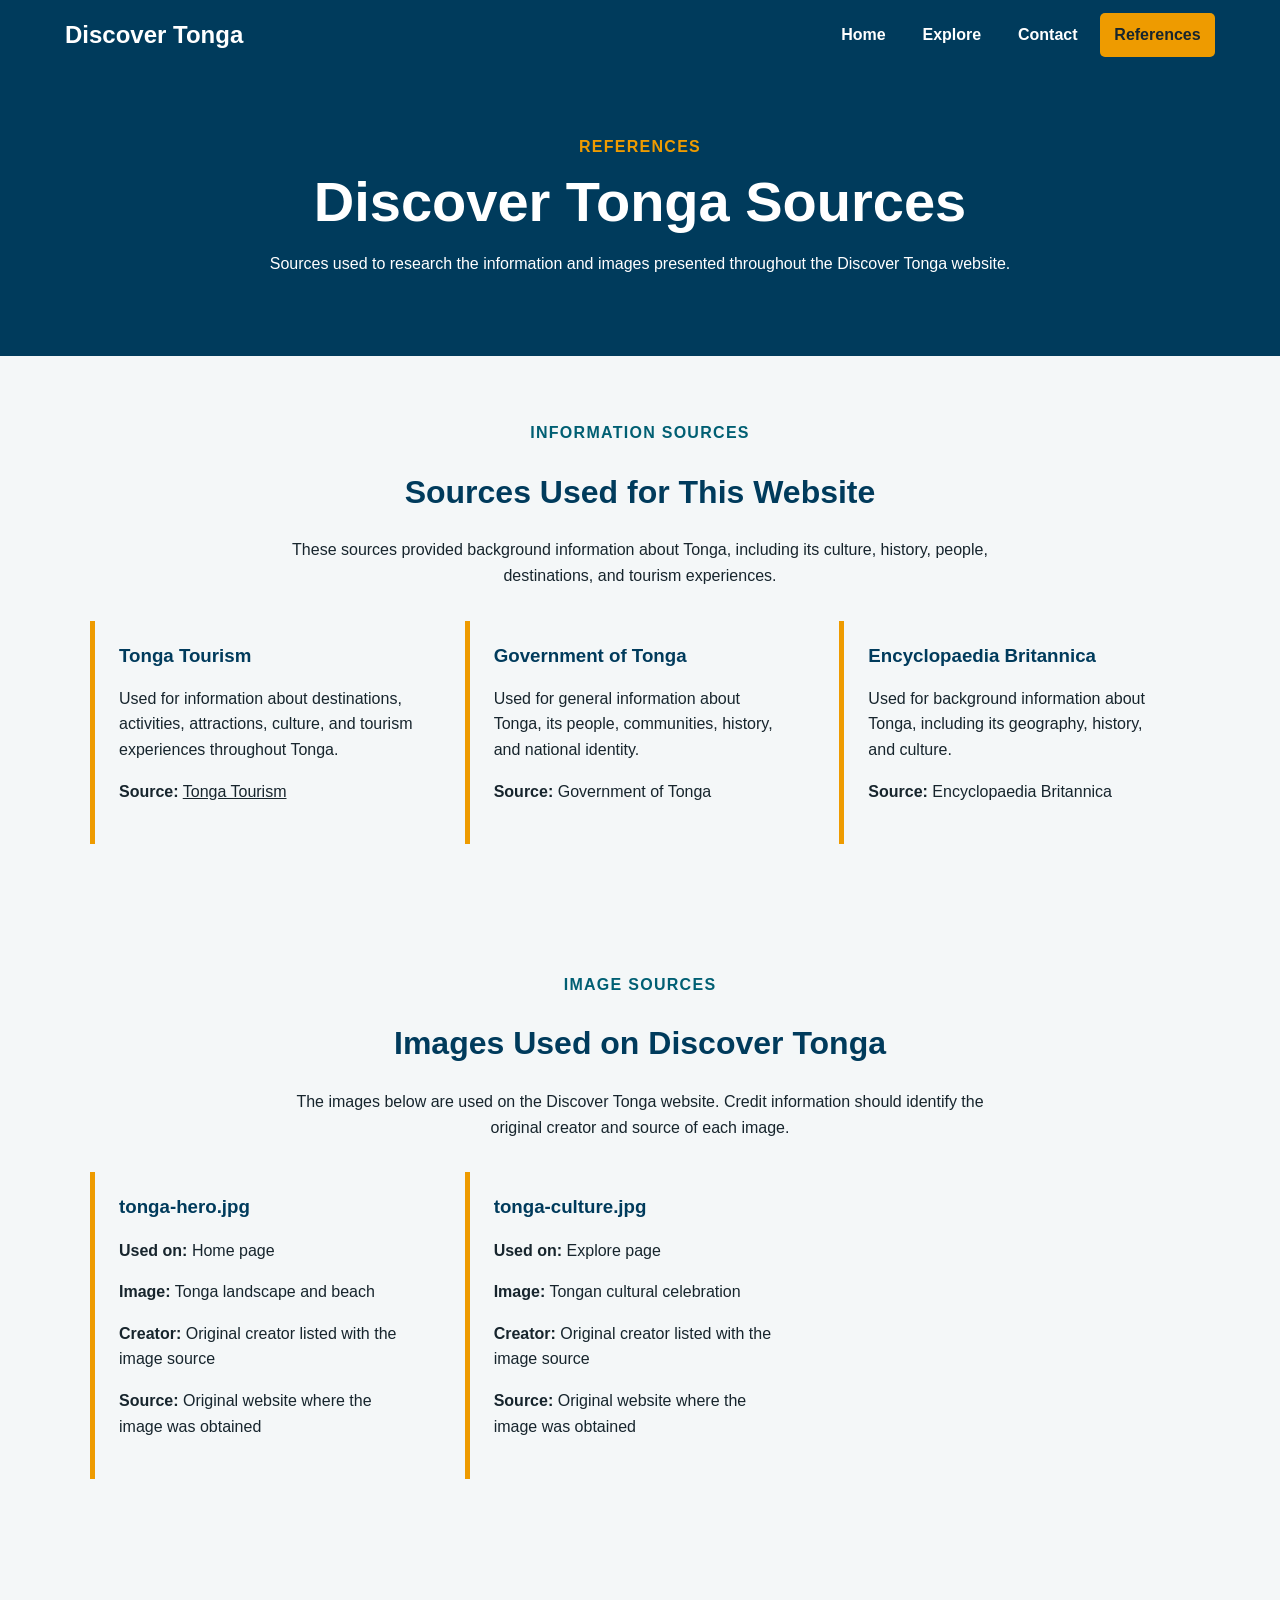
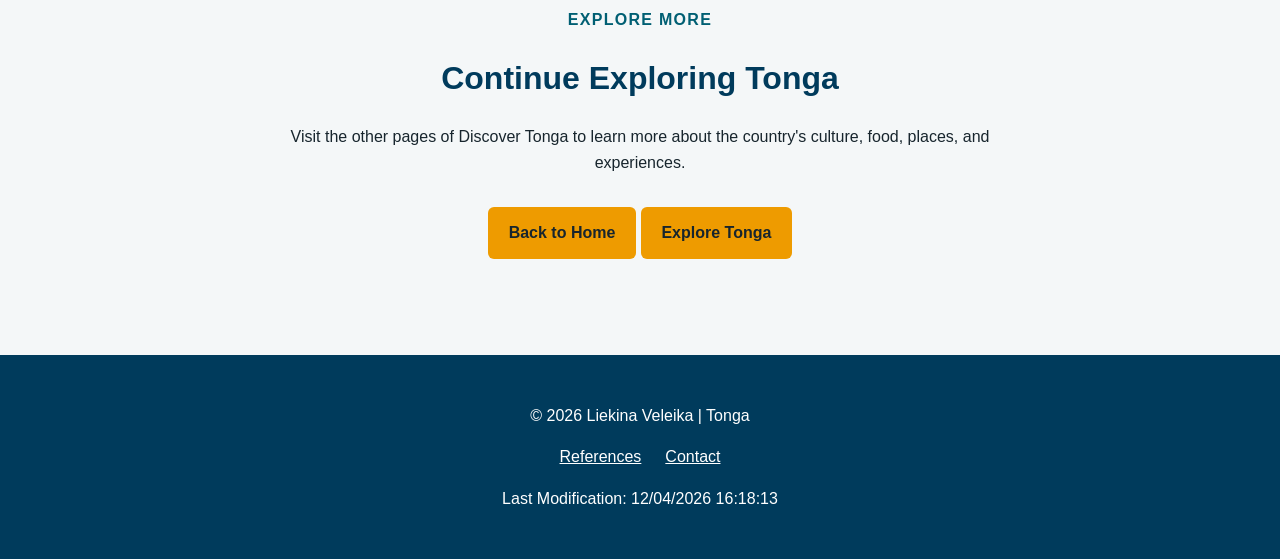
<file: project/references.html>
<!DOCTYPE html>
<html lang="en">

<head>
    <meta charset="UTF-8">
    <meta name="viewport" content="width=device-width, initial-scale=1.0">

    <meta
        name="description"
        content="References and sources used for the Discover Tonga website, including information about Tongan culture, history, tourism, and images."
    >

    <meta name="author" content="Liekina Veleika">

    <title>Discover Tonga | References</title>

    <link rel="stylesheet" href="styles/project.css">
    <script src="scripts/project.js" defer></script>
</head>

<body>

    <header>
        <div class="header-container">

            <a class="logo" href="index.html">
                Discover Tonga
            </a>

            <button
                id="menu-button"
                type="button"
                aria-label="Open navigation menu"
                aria-expanded="false"
            >
                ☰
            </button>

            <nav id="navigation">
                <a href="index.html">Home</a>
                <a href="explore.html">Explore</a>
                <a href="contact.html">Contact</a>
                <a href="references.html" class="active">References</a>
            </nav>

        </div>
    </header>

    <main>

        <section class="page-banner">

            <p class="eyebrow">References</p>

            <h1>Discover Tonga Sources</h1>

            <p>
                Sources used to research the information and images
                presented throughout the Discover Tonga website.
            </p>

        </section>

        <section class="section">

            <div class="section-heading">

                <p class="eyebrow">Information Sources</p>

                <h2>Sources Used for This Website</h2>

                <p>
                    These sources provided background information about
                    Tonga, including its culture, history, people,
                    destinations, and tourism experiences.
                </p>

            </div>

            <div class="card-grid">

                <article class="food-card">

                    <h3>Tonga Tourism</h3>

                    <p>
                        Used for information about destinations,
                        activities, attractions, culture, and tourism
                        experiences throughout Tonga.
                    </p>

                    <p>
                        <strong>Source:</strong>
                        <a
                            href="https://www.tongatourism.travel/"
                            target="_blank"
                            rel="noopener noreferrer"
                        >
                            Tonga Tourism
                        </a>
                    </p>

                </article>

                <article class="food-card">

                    <h3>Government of Tonga</h3>

                    <p>
                        Used for general information about Tonga,
                        its people, communities, history, and
                        national identity.
                    </p>

                    <p>
                        <strong>Source:</strong>
                        Government of Tonga
                    </p>

                </article>

                <article class="food-card">

                    <h3>Encyclopaedia Britannica</h3>

                    <p>
                        Used for background information about Tonga,
                        including its geography, history, and culture.
                    </p>

                    <p>
                        <strong>Source:</strong>
                        Encyclopaedia Britannica
                    </p>

                </article>

            </div>

        </section>

        <section class="section">

            <div class="section-heading">

                <p class="eyebrow">Image Sources</p>

                <h2>Images Used on Discover Tonga</h2>

                <p>
                    The images below are used on the Discover Tonga
                    website. Credit information should identify the
                    original creator and source of each image.
                </p>

            </div>

            <div class="card-grid">

                <article class="food-card">

                    <h3>tonga-hero.jpg</h3>

                    <p>
                        <strong>Used on:</strong>
                        Home page
                    </p>

                    <p>
                        <strong>Image:</strong>
                        Tonga landscape and beach
                    </p>

                    <p>
                        <strong>Creator:</strong>
                        Original creator listed with the image source
                    </p>

                    <p>
                        <strong>Source:</strong>
                        Original website where the image was obtained
                    </p>

                </article>

                <article class="food-card">

                    <h3>tonga-culture.jpg</h3>

                    <p>
                        <strong>Used on:</strong>
                        Explore page
                    </p>

                    <p>
                        <strong>Image:</strong>
                        Tongan cultural celebration
                    </p>

                    <p>
                        <strong>Creator:</strong>
                        Original creator listed with the image source
                    </p>

                    <p>
                        <strong>Source:</strong>
                        Original website where the image was obtained
                    </p>

                </article>

            </div>

        </section>

        <section class="section">

            <div class="section-heading">

                <p class="eyebrow">Explore More</p>

                <h2>Continue Exploring Tonga</h2>

                <p>
                    Visit the other pages of Discover Tonga to learn
                    more about the country's culture, food, places,
                    and experiences.
                </p>

                <a href="index.html" class="button">
                    Back to Home
                </a>

                <a href="explore.html" class="button">
                    Explore Tonga
                </a>

            </div>

        </section>

    </main>

    <footer>

        <div class="footer-container">

            <p>
                &copy;
                <span id="currentyear"></span>
                Liekina Veleika | Tonga
            </p>

            <div class="footer-links">
                <a href="references.html">References</a>
                <a href="contact.html">Contact</a>
            </div>

            <p id="lastModified"></p>

        </div>

    </footer>

</body>

</html>
</file>
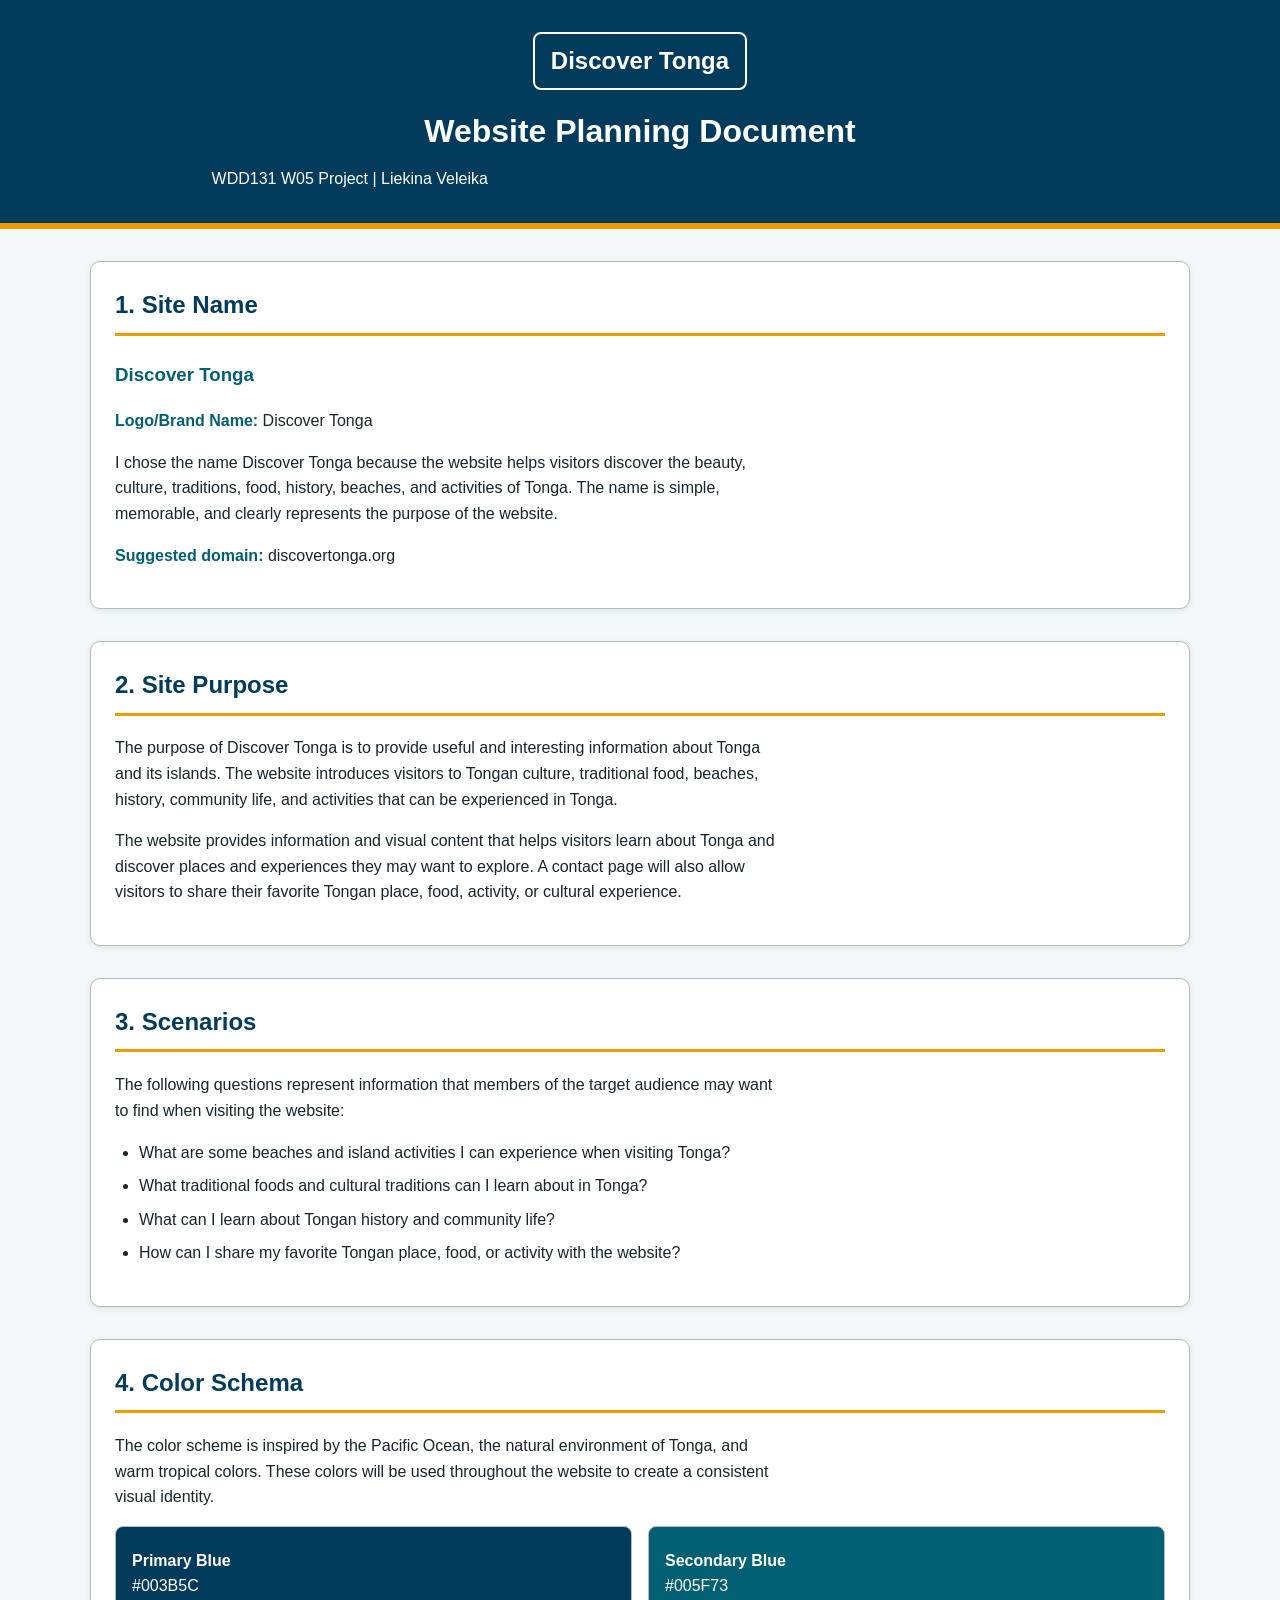
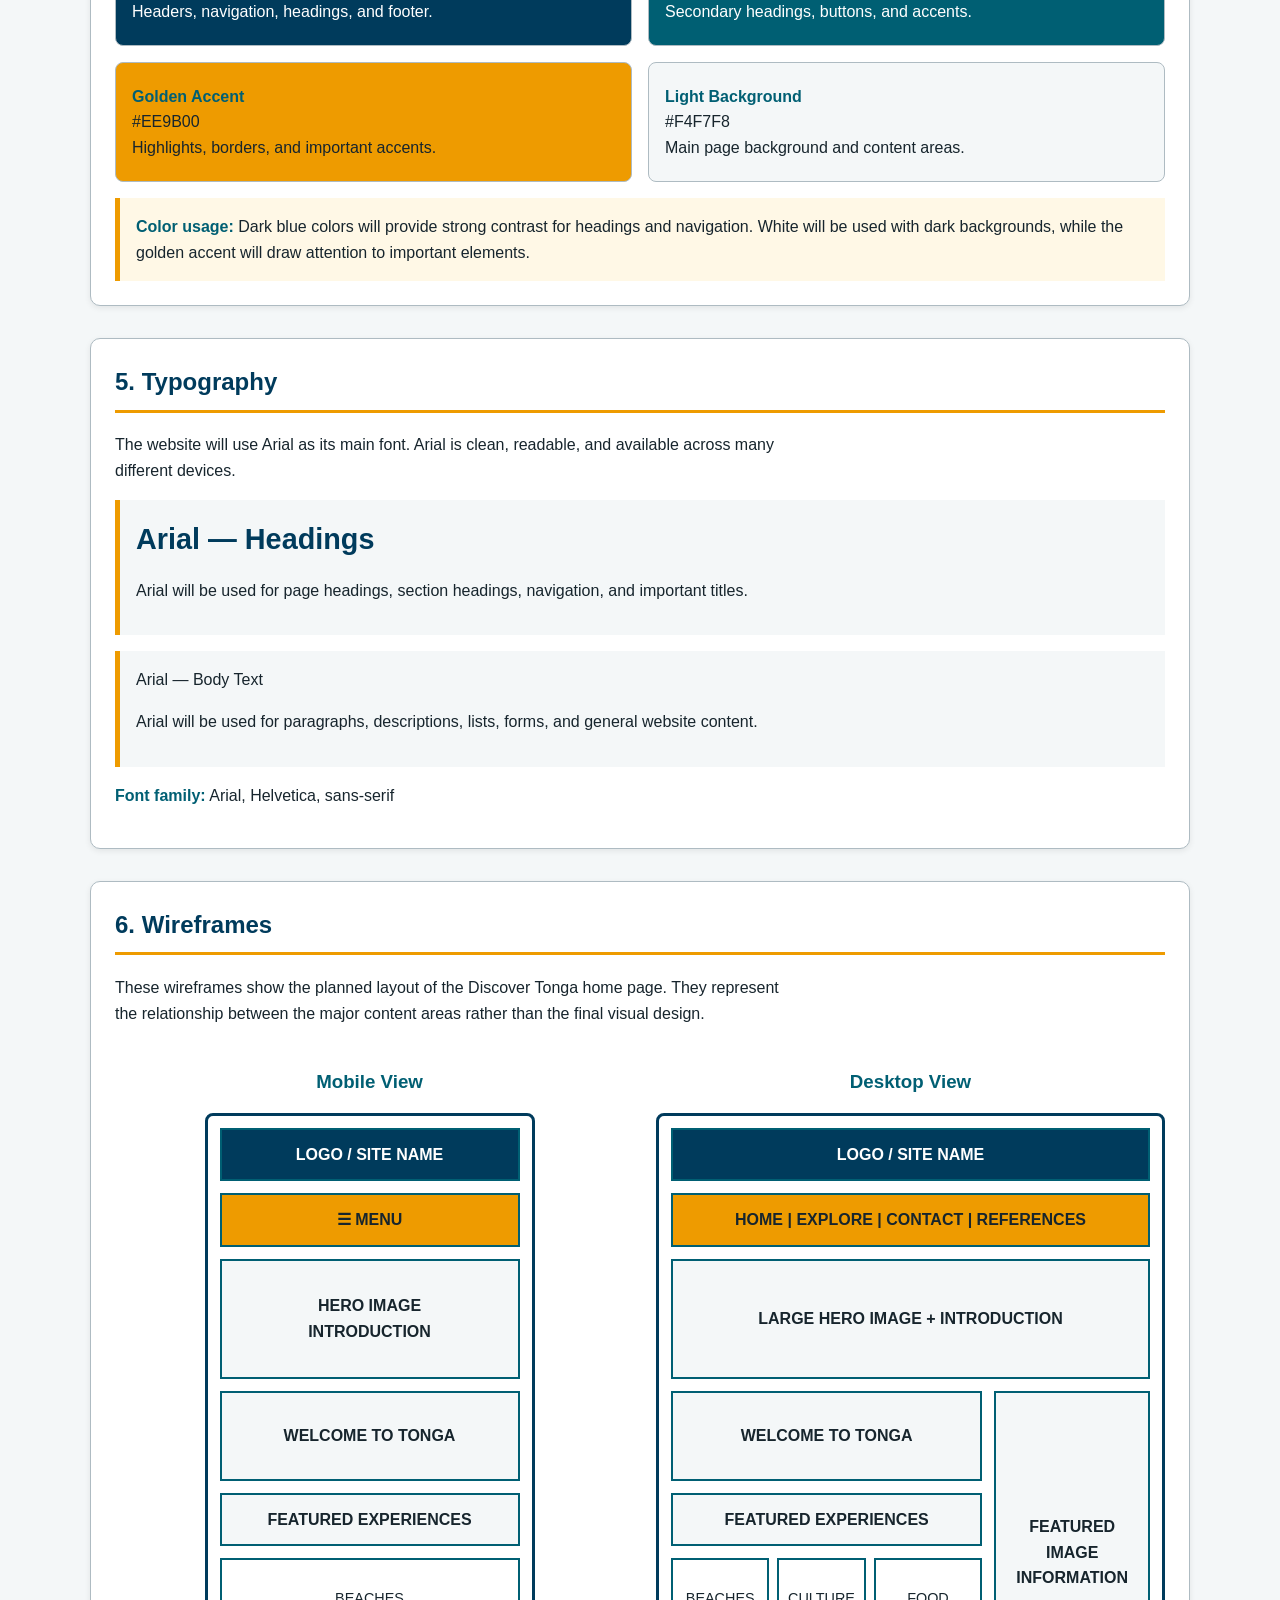
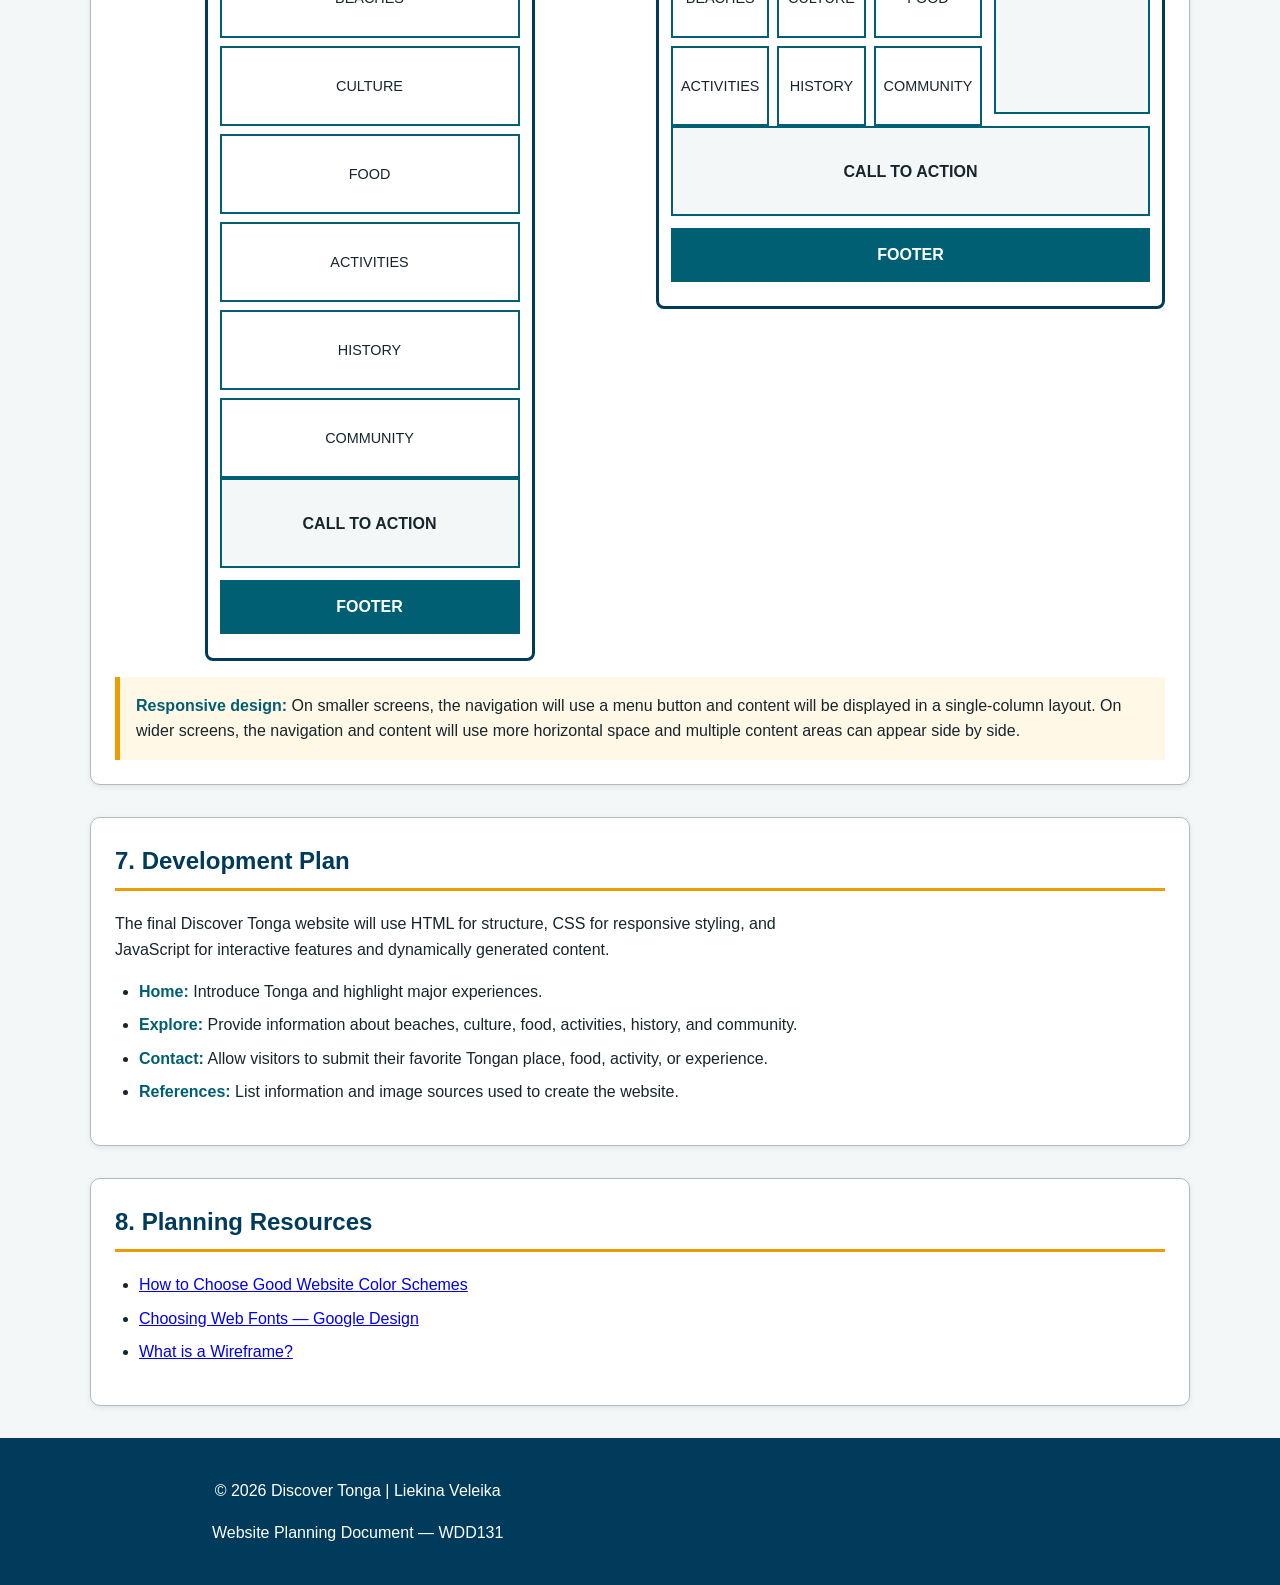
<file: project/siteplan.html>
<!DOCTYPE html>
<html lang="en">
<head>
    <meta charset="UTF-8">
    <meta name="viewport" content="width=device-width, initial-scale=1.0">

    <meta name="description"
        content="Discover Tonga website planning document covering the site's purpose, audience, colors, typography, and wireframes.">

    <meta name="author" content="Liekina Veleika">

    <title>Discover Tonga | Website Planning Document</title>

    <link rel="stylesheet" href="styles/siteplan.css">
</head>

<body>

    <header>
        <a class="logo" href="index.html">Discover Tonga</a>

        <h1>Website Planning Document</h1>

        <p>WDD131 W05 Project | Liekina Veleika</p>
    </header>

    <main>

        <section>
            <h2>1. Site Name</h2>

            <h3>Discover Tonga</h3>

            <p>
                <strong>Logo/Brand Name:</strong> Discover Tonga
            </p>

            <p>
                I chose the name Discover Tonga because the website helps
                visitors discover the beauty, culture, traditions, food,
                history, beaches, and activities of Tonga. The name is simple,
                memorable, and clearly represents the purpose of the website.
            </p>

            <p>
                <strong>Suggested domain:</strong> discovertonga.org
            </p>
        </section>

        <section>
            <h2>2. Site Purpose</h2>

            <p>
                The purpose of Discover Tonga is to provide useful and
                interesting information about Tonga and its islands. The
                website introduces visitors to Tongan culture, traditional
                food, beaches, history, community life, and activities that
                can be experienced in Tonga.
            </p>

            <p>
                The website provides information and visual content that helps
                visitors learn about Tonga and discover places and experiences
                they may want to explore. A contact page will also allow
                visitors to share their favorite Tongan place, food, activity,
                or cultural experience.
            </p>
        </section>

        <section>
            <h2>3. Scenarios</h2>

            <p>
                The following questions represent information that members of
                the target audience may want to find when visiting the website:
            </p>

            <ul>
                <li>
                    What are some beaches and island activities I can
                    experience when visiting Tonga?
                </li>

                <li>
                    What traditional foods and cultural traditions can I
                    learn about in Tonga?
                </li>

                <li>
                    What can I learn about Tongan history and community life?
                </li>

                <li>
                    How can I share my favorite Tongan place, food, or
                    activity with the website?
                </li>
            </ul>
        </section>

        <section>
            <h2>4. Color Schema</h2>

            <p>
                The color scheme is inspired by the Pacific Ocean, the natural
                environment of Tonga, and warm tropical colors. These colors
                will be used throughout the website to create a consistent
                visual identity.
            </p>

            <div class="color-grid">

                <div class="color-box primary-color">
                    <strong>Primary Blue</strong>
                    <span>#003B5C</span>
                    <span>Headers, navigation, headings, and footer.</span>
                </div>

                <div class="color-box secondary-color">
                    <strong>Secondary Blue</strong>
                    <span>#005F73</span>
                    <span>Secondary headings, buttons, and accents.</span>
                </div>

                <div class="color-box accent-color">
                    <strong>Golden Accent</strong>
                    <span>#EE9B00</span>
                    <span>Highlights, borders, and important accents.</span>
                </div>

                <div class="color-box background-color">
                    <strong>Light Background</strong>
                    <span>#F4F7F8</span>
                    <span>Main page background and content areas.</span>
                </div>

            </div>

            <div class="notes">
                <strong>Color usage:</strong>
                Dark blue colors will provide strong contrast for headings and
                navigation. White will be used with dark backgrounds, while
                the golden accent will draw attention to important elements.
            </div>
        </section>

        <section>
            <h2>5. Typography</h2>

            <p>
                The website will use Arial as its main font. Arial is clean,
                readable, and available across many different devices.
            </p>

            <div class="typography-example">
                <div class="heading-font">
                    Arial — Headings
                </div>

                <p>
                    Arial will be used for page headings, section headings,
                    navigation, and important titles.
                </p>
            </div>

            <div class="typography-example">
                <div class="body-font">
                    Arial — Body Text
                </div>

                <p>
                    Arial will be used for paragraphs, descriptions, lists,
                    forms, and general website content.
                </p>
            </div>

            <p>
                <strong>Font family:</strong>
                Arial, Helvetica, sans-serif
            </p>
        </section>

        <section>
            <h2>6. Wireframes</h2>

            <p>
                These wireframes show the planned layout of the Discover Tonga
                home page. They represent the relationship between the major
                content areas rather than the final visual design.
            </p>

            <div class="wireframes">

                <div class="wireframe-container">
                    <h3>Mobile View</h3>

                    <div class="wireframe mobile-wireframe">

                        <div class="wf-box wf-header">
                            LOGO / SITE NAME
                        </div>

                        <div class="wf-box wf-nav">
                            ☰ MENU
                        </div>

                        <div class="wf-box wf-hero">
                            HERO IMAGE<br>
                            INTRODUCTION
                        </div>

                        <div class="wf-box wf-content">
                            WELCOME TO TONGA
                        </div>

                        <div class="wf-box">
                            FEATURED EXPERIENCES
                        </div>

                        <div class="wf-cards">

                            <div class="wf-card">BEACHES</div>

                            <div class="wf-card">CULTURE</div>

                            <div class="wf-card">FOOD</div>

                            <div class="wf-card">ACTIVITIES</div>

                            <div class="wf-card">HISTORY</div>

                            <div class="wf-card">COMMUNITY</div>

                        </div>

                        <div class="wf-box wf-content">
                            CALL TO ACTION
                        </div>

                        <div class="wf-box wf-footer">
                            FOOTER
                        </div>

                    </div>
                </div>

                <div class="wireframe-container">
                    <h3>Desktop View</h3>

                    <div class="wireframe desktop-wireframe">

                        <div class="wf-box wf-header">
                            LOGO / SITE NAME
                        </div>

                        <div class="wf-box wf-nav">
                            HOME | EXPLORE | CONTACT | REFERENCES
                        </div>

                        <div class="wf-box wf-hero">
                            LARGE HERO IMAGE + INTRODUCTION
                        </div>

                        <div class="wf-content-area">

                            <div>

                                <div class="wf-box wf-content">
                                    WELCOME TO TONGA
                                </div>

                                <div class="wf-box">
                                    FEATURED EXPERIENCES
                                </div>

                                <div class="wf-cards">

                                    <div class="wf-card">
                                        BEACHES
                                    </div>

                                    <div class="wf-card">
                                        CULTURE
                                    </div>

                                    <div class="wf-card">
                                        FOOD
                                    </div>

                                    <div class="wf-card">
                                        ACTIVITIES
                                    </div>

                                    <div class="wf-card">
                                        HISTORY
                                    </div>

                                    <div class="wf-card">
                                        COMMUNITY
                                    </div>

                                </div>

                            </div>

                            <div class="wf-box wf-content">
                                FEATURED IMAGE<br>
                                INFORMATION
                            </div>

                        </div>

                        <div class="wf-box wf-content">
                            CALL TO ACTION
                        </div>

                        <div class="wf-box wf-footer">
                            FOOTER
                        </div>

                    </div>
                </div>

            </div>

            <div class="notes">
                <strong>Responsive design:</strong>
                On smaller screens, the navigation will use a menu button and
                content will be displayed in a single-column layout. On wider
                screens, the navigation and content will use more horizontal
                space and multiple content areas can appear side by side.
            </div>
        </section>

        <section>
            <h2>7. Development Plan</h2>

            <p>
                The final Discover Tonga website will use HTML for structure,
                CSS for responsive styling, and JavaScript for interactive
                features and dynamically generated content.
            </p>

            <ul>
                <li>
                    <strong>Home:</strong> Introduce Tonga and highlight
                    major experiences.
                </li>

                <li>
                    <strong>Explore:</strong> Provide information about
                    beaches, culture, food, activities, history, and
                    community.
                </li>

                <li>
                    <strong>Contact:</strong> Allow visitors to submit their
                    favorite Tongan place, food, activity, or experience.
                </li>

                <li>
                    <strong>References:</strong> List information and image
                    sources used to create the website.
                </li>
            </ul>
        </section>

        <section>
            <h2>8. Planning Resources</h2>

            <ul>
                <li>
                    <a href="https://www.websitebuilderexpert.com/designing-websites/how-to-choose-color-for-your-website/"
                        target="_blank"
                        rel="noopener">
                        How to Choose Good Website Color Schemes
                    </a>
                </li>

                <li>
                    <a href="https://design.google/library/choosing-web-fonts-beginners-guide/"
                        target="_blank"
                        rel="noopener">
                        Choosing Web Fonts — Google Design
                    </a>
                </li>

                <li>
                    <a href="https://youtu.be/T0vt3nLZKks"
                        target="_blank"
                        rel="noopener">
                        What is a Wireframe?
                    </a>
                </li>
            </ul>
        </section>

    </main>

    <footer>
        <p>
            &copy; <span id="currentyear"></span>
            Discover Tonga | Liekina Veleika
        </p>

        <p>
            Website Planning Document — WDD131
        </p>
    </footer>

    <script>
        document.getElementById("currentyear").textContent =
            new Date().getFullYear();
    </script>

</body>
</html>
</file>
<file: styles/base.css>
:root {
    --primary-color: #205578;
    --dark-blue: #163d57;
    --background-color: #f5f7f8;
    --text-color: #222;
    --white: #ffffff;
    --accent-color: #ffff00;
    --border-color: #bbb;
}

* {
    box-sizing: border-box;
}

body {
    margin: 0;
    font-family: "Roboto", sans-serif;
    color: var(--text-color);
    background-color: var(--background-color);
    line-height: 1.5;
}


/* HEADER */

header {
    background-color: var(--primary-color);
    color: white;
}

#course-title {
    display: block;
    text-align: center;
    font-family: "Roboto Slab", serif;
    font-size: 1.6rem;
    font-weight: 700;
    padding: 0.8rem;
}

nav {
    display: flex;
    justify-content: space-evenly;
    background-color: var(--dark-blue);
}

nav a {
    color: white;
    text-decoration: none;
    font-size: 0.95rem;
    font-weight: 500;
    padding: 0.7rem 1rem;
    transition: color 0.2s ease, background-color 0.2s ease;
}

nav a:hover,
nav a:focus {
    color: var(--accent-color);
    background-color: #0d2b3d;
    text-decoration: underline;
}


/* MAIN */

main {
    max-width: 1000px;
    margin: 1.2rem auto;
    padding: 0 0.5rem;
}

h1 {
    text-align: center;
    font-family: "Roboto Slab", serif;
    color: var(--primary-color);
    font-size: 1.8rem;
    margin: 0 0 1rem;
}


/* TWO COLUMNS */

.content-grid {
    display: grid;
    grid-template-columns: 2fr 1fr;
    gap: 0.7rem;
    align-items: stretch;
}


/* CARDS */

.card {
    background-color: white;
    border: 1px solid var(--border-color);
    border-radius: 8px;
    overflow: hidden;
    height: 100%;
}


/* CARD HEADINGS */

.card h2 {
    margin: 0;
    padding: 0.55rem;
    text-align: center;
    background-color: var(--primary-color);
    color: white;
    font-family: "Roboto Slab", serif;
    font-size: 1.25rem;
}


/* ABOUT ME */

.about-content {
    padding: 1rem;
    min-height: 205px;
}

.profile {
    float: right;
    width: 165px;
    height: 225px;
    object-fit: cover;
    margin: 0 0 0.7rem 1rem;
    border-radius: 4px;
}

.about-content p {
    font-size: 1rem;
    margin: 0 0 1rem;
}


/* TONGA */

.location {
    clear: both;
    padding: 0 1rem 1rem;
}

.location h3 {
    text-align: center;
    color: var(--primary-color);
    font-family: "Roboto Slab", serif;
    font-size: 1.15rem;
    border-bottom: 1px solid var(--border-color);
    margin: 0 0 0.8rem;
    padding-bottom: 0.3rem;
}

.location-content {
    display: flex;
    align-items: flex-start;
    gap: 1rem;
}

.location-content figure {
    margin: 0;
    min-width: 190px;
}

.location-image {
    width: 190px;
    height: 130px;
    object-fit: cover;
    display: block;
}

figcaption {
    text-align: center;
    font-size: 0.8rem;
    font-style: italic;
    margin-top: 0.2rem;
}

.tonga-text {
    flex: 1;
}

.tonga-text p {
    font-size: 0.95rem;
    margin: 0 0 0.8rem;
}

.tonga-text a {
    color: #155a7a;
    font-size: 0.9rem;
}


/* WEB DEV RESOURCES */

.resources-card {
    height: 100%;
}

.resources-card ul {
    margin: 0;
    padding: 4rem 1.5rem 2rem 2.5rem;
}

.resources-card li {
    margin: 0.65rem 0;
}

.resources-card a {
    color: #155a7a;
    font-size: 0.95rem;
}

.resources-card a:hover,
.resources-card a:focus {
    color: #0b3548;
}


/* FOOTER */

footer {
    background-color: var(--primary-color);
    color: white;
    text-align: center;
    padding: 0.8rem;
    margin-top: 1.2rem;
}

footer p {
    margin: 0.2rem;
    font-size: 0.9rem;
}

#lastModified {
    color: var(--accent-color);
}


/* MOBILE */

@media (max-width: 700px) {

    #course-title {
        font-size: 1.3rem;
    }

    nav {
        flex-direction: column;
    }

    nav a {
        width: 100%;
        text-align: center;
    }

    .content-grid {
        grid-template-columns: 1fr;
    }

    .profile {
        width: 140px;
        height: 190px;
    }

    .location-content {
        flex-direction: column;
        align-items: center;
        text-align: center;
    }

    .location-content figure {
        min-width: auto;
    }
}
</file>
<file: project/styles/project.css>
:root {
    --primary: #003b5c;
    --secondary: #005f73;
    --accent: #ee9b00;
    --background: #f4f7f8;
    --white: #ffffff;
    --text: #17252d;
    --border: #66757f;
    --required: #a30000;
    --content-width: 1100px;
    --wide-width: 1150px;
}

* {
    box-sizing: border-box;
}

html {
    scroll-behavior: smooth;
}

body {
    margin: 0;
    background-color: var(--background);
    color: var(--text);
    font-family: Arial, Helvetica, sans-serif;
    line-height: 1.6;
}

img {
    display: block;
    width: 100%;
    height: auto;
}

a {
    color: inherit;
}

button,
input,
select,
textarea {
    font: inherit;
}

/* Header */
header {
    background-color: var(--primary);
    color: var(--white);
}

.header-container {
    width: min(100% - 2rem, var(--wide-width));
    min-height: 70px;
    margin: 0 auto;
    display: flex;
    align-items: center;
    justify-content: space-between;
    gap: 1rem;
}

.logo {
    color: var(--white);
    font-size: 1.5rem;
    font-weight: bold;
    text-decoration: none;
}

nav {
    display: flex;
    gap: 0.5rem;
}

nav a {
    padding: 0.6rem 0.9rem;
    border-radius: 5px;
    color: var(--white);
    font-weight: bold;
    text-decoration: none;
}

nav a:hover,
nav a:focus,
nav a.active {
    background-color: var(--accent);
    color: var(--text);
}

#menu-button {
    display: none;
    padding: 0.3rem 0.7rem;
    border: 2px solid var(--white);
    border-radius: 5px;
    background-color: transparent;
    color: var(--white);
    cursor: pointer;
}

/* Main */
main {
    min-height: 70vh;
}

/* Home Hero */
.hero {
    min-height: 550px;
    padding: 3rem 1rem;
    display: grid;
    place-items: center;
    text-align: center;
    color: var(--white);
    background:
        linear-gradient(
            rgba(0, 59, 92, 0.78),
            rgba(0, 95, 115, 0.7)
        ),
        url("../images/tonga-hero.jpg") center / cover;
}

.hero-content {
    max-width: 750px;
}

.hero h1 {
    margin: 0.5rem 0 1rem;
    font-size: clamp(2.7rem, 7vw, 5rem);
    line-height: 1.1;
}

.hero-content > p:not(.eyebrow) {
    font-size: 1.2rem;
}

/* Typography */
h1,
h2,
h3 {
    line-height: 1.2;
}

h2 {
    color: var(--primary);
    font-size: 2rem;
}

.eyebrow {
    margin: 0 0 0.5rem;
    color: var(--accent);
    font-weight: bold;
    text-transform: uppercase;
    letter-spacing: 0.08rem;
}

/* Buttons */
.button {
    display: inline-block;
    margin-top: 1rem;
    padding: 0.8rem 1.3rem;
    border: 0;
    border-radius: 6px;
    background-color: var(--accent);
    color: var(--text);
    font-weight: bold;
    text-decoration: none;
    cursor: pointer;
}

.button:hover,
.button:focus {
    background-color: var(--white);
    outline: 3px solid var(--accent);
    outline-offset: 2px;
}

/* Sections */
.section {
    width: min(100% - 2rem, var(--content-width));
    margin: 0 auto;
    padding: 4rem 0;
}

.section-heading {
    max-width: 700px;
    margin: 0 auto 2rem;
    text-align: center;
}

.section-heading .eyebrow {
    color: var(--secondary);
}

/* Cards */
.card-grid {
    display: grid;
    grid-template-columns: repeat(3, 1fr);
    gap: 1.5rem;
}

.info-card {
    padding: 1.5rem;
    border: 1px solid var(--border);
    border-radius: 10px;
    background-color: var(--white);
    box-shadow: 0 3px 10px rgba(0, 0, 0, 0.08);
}

.info-card .icon {
    font-size: 2.2rem;
}

.info-card h3,
.food-card h3 {
    color: var(--primary);
}

.food-card {
    padding: 1.5rem;
    border-left: 5px solid var(--accent);
    background-color: var(--background);
}

.food-card h3 {
    margin-top: 0;
}

/* Full-width Sections */
.favorite-section,
.food-section {
    width: 100%;
    max-width: none;
    padding-left: max(1rem, calc((100% - var(--content-width)) / 2));
    padding-right: max(1rem, calc((100% - var(--content-width)) / 2));
}

.favorite-section {
    background-color: var(--secondary);
    color: var(--white);
}

.favorite-section h2 {
    color: var(--white);
}

.favorite-section select {
    width: 100%;
    padding: 0.75rem;
    border: 1px solid var(--border);
    border-radius: 5px;
}

.food-section {
    background-color: var(--white);
}

.message {
    min-height: 1.5rem;
    font-weight: bold;
}

/* Explore Page */
.page-banner {
    padding: 4rem 1rem;
    text-align: center;
    background-color: var(--primary);
    color: var(--white);
}

.page-banner h1 {
    margin: 0.4rem 0;
    font-size: clamp(2.2rem, 5vw, 3.5rem);
}

.two-column {
    display: grid;
    grid-template-columns: 1fr 1fr;
    gap: 3rem;
    align-items: center;
}

.feature-list {
    padding-left: 1.3rem;
}

.feature-list li {
    margin-bottom: 0.5rem;
}

/* Contact Page */
.contact-layout {
    display: grid;
    grid-template-columns: 1fr 1.2fr;
    gap: 3rem;
    align-items: start;
}

.contact-box {
    padding: 1.5rem;
    border-radius: 8px;
    background-color: var(--primary);
    color: var(--white);
}

.contact-box h3 {
    color: var(--white);
}

form {
    padding: 2rem;
    border-radius: 10px;
    background-color: var(--white);
    box-shadow: 0 3px 12px rgba(0, 0, 0, 0.1);
}

.form-group {
    margin-bottom: 1.3rem;
}

label {
    display: block;
    margin-bottom: 0.4rem;
    font-weight: bold;
}

.required {
    color: var(--required);
}

input,
select,
textarea {
    width: 100%;
    padding: 0.75rem;
    border: 1px solid var(--border);
    border-radius: 5px;
    background-color: var(--white);
    color: var(--text);
}

input:focus,
select:focus,
textarea:focus {
    outline: 3px solid var(--accent);
    outline-offset: 2px;
}

textarea {
    resize: vertical;
}

.checkbox-label {
    display: flex;
    align-items: center;
    gap: 0.6rem;
    font-weight: normal;
}

.checkbox-label input {
    width: auto;
}

/* Footer */
footer {
    padding: 2rem 1rem;
    background-color: var(--primary);
    color: var(--white);
}

.footer-container {
    width: min(100% - 2rem, var(--content-width));
    margin: 0 auto;
    text-align: center;
}

.footer-links {
    display: flex;
    justify-content: center;
    gap: 1.5rem;
    margin: 1rem 0;
}

.footer-links a:hover,
.footer-links a:focus {
    color: var(--accent);
}

/* Responsive Navigation */
@media screen and (max-width: 800px) {
    #menu-button {
        display: block;
    }

    nav {
        position: absolute;
        top: 70px;
        left: 0;
        right: 0;
        z-index: 20;
        display: none;
        flex-direction: column;
        padding: 1rem;
        background-color: var(--primary);
    }

    nav.open {
        display: flex;
    }

    nav a {
        text-align: center;
    }

    .two-column,
    .contact-layout {
        grid-template-columns: 1fr;
    }

    .card-grid {
        grid-template-columns: repeat(2, 1fr);
    }
}

/* Small Screens */
@media screen and (max-width: 550px) {
    .section {
        padding: 3rem 0;
    }

    .card-grid {
        grid-template-columns: 1fr;
    }

    form {
        padding: 1.2rem;
    }

    .hero {
        min-height: 480px;
    }

    .hero h1 {
        font-size: 2.7rem;
    }

    .footer-links {
        flex-direction: column;
        gap: 0.5rem;
    }
}
</file>
<file: styles/form.css>
:root {
    --primary-color: #003b5c;
    --secondary-color: #004b63;
    --accent-color: #6b3f00;
    --background-color: #f4f7f8;
    --card-color: #ffffff;
    --text-color: #222222;
    --border-color: #4f5d63;
    --required-color: #8b0000;
}

* {
    box-sizing: border-box;
}

html {
    font-family: Arial, Helvetica, sans-serif;
}

body {
    margin: 0;
    background-color: var(--background-color);
    color: var(--text-color);
    line-height: 1.5;
}

header {
    background-color: var(--primary-color);
    color: white;
    text-align: center;
    padding: 1.5rem 1rem;
}

header h1 {
    margin: 0;
    font-size: 2rem;
}

main {
    width: min(100% - 2rem, 750px);
    margin: 2rem auto;
}

form {
    background-color: var(--card-color);
    padding: 1.5rem;
    border-radius: 10px;
    box-shadow: 0 3px 12px rgba(0, 0, 0, 0.12);
}

fieldset {
    border: 1px solid var(--border-color);
    border-radius: 8px;
    margin: 0 0 1.5rem;
    padding: 1.25rem;
}

legend {
    background-color: var(--primary-color);
    color: white;
    padding: 0.4rem 0.8rem;
    border-radius: 5px;
    font-weight: bold;
}

label {
    display: block;
    margin-bottom: 0.5rem;
    font-weight: bold;
}

.required {
    color: var(--required-color);
    font-weight: bold;
}

.required-note {
    font-size: 0.9rem;
    margin-bottom: 0;
}

select,
input[type="date"],
input[type="text"],
textarea {
    width: 100%;
    padding: 0.75rem;
    border: 1px solid var(--border-color);
    border-radius: 5px;
    background-color: white;
    color: var(--text-color);
    font: inherit;
}

select:focus,
input:focus,
textarea:focus {
    outline: 3px solid var(--accent-color);
    outline-offset: 2px;
}

textarea {
    resize: vertical;
    min-height: 120px;
}

.rating {
    display: flex;
    justify-content: space-between;
    gap: 0.5rem;
    margin-top: 1rem;
}

.rating label {
    display: flex;
    flex-direction: column;
    align-items: center;
    cursor: pointer;
    font-weight: normal;
    padding: 0.5rem;
    border-radius: 6px;
}

.rating label:hover {
    background-color: #eef5f7;
}

.rating input {
    margin-bottom: 0.3rem;
}

.rating span {
    color: var(--accent-color);
    font-size: 1.5rem;
    letter-spacing: -0.2rem;
}

.rating small {
    color: var(--text-color);
    font-weight: bold;
}

.checkbox-group {
    display: grid;
    grid-template-columns: repeat(2, 1fr);
    gap: 0.75rem;
}

.checkbox-group label {
    display: flex;
    align-items: center;
    gap: 0.5rem;
    font-weight: normal;
    padding: 0.5rem;
}

.checkbox-group input {
    width: 1.1rem;
    height: 1.1rem;
}

.submit-button {
    display: block;
    width: 100%;
    border: none;
    border-radius: 6px;
    padding: 0.9rem;
    background-color: var(--secondary-color);
    color: white;
    font-size: 1.1rem;
    font-weight: bold;
    cursor: pointer;
}

.submit-button:hover,
.submit-button:focus {
    background-color: var(--primary-color);
    outline: 3px solid var(--accent-color);
    outline-offset: 2px;
}

footer {
    background-color: var(--primary-color);
    color: white;
    text-align: center;
    padding: 1.5rem 1rem;
    margin-top: 2rem;
}

footer p {
    margin: 0.4rem;
}

.confirmation {
    min-height: 60vh;
    display: flex;
    align-items: center;
    justify-content: center;
}

.confirmation-card {
    width: 100%;
    background-color: var(--card-color);
    padding: 2.5rem 2rem;
    border-radius: 10px;
    text-align: center;
    box-shadow: 0 3px 12px rgba(0, 0, 0, 0.12);
}

.confirmation-card h2 {
    color: var(--primary-color);
    font-size: 2rem;
    margin-top: 0;
}

.review-count {
    margin: 2rem 0;
    font-size: 1.2rem;
}

.back-button {
    display: inline-block;
    background-color: var(--secondary-color);
    color: white;
    text-decoration: none;
    padding: 0.8rem 1.2rem;
    border-radius: 6px;
    font-weight: bold;
}

.back-button:hover,
.back-button:focus {
    background-color: var(--primary-color);
    outline: 3px solid var(--accent-color);
    outline-offset: 2px;
}

/* Mobile */
@media screen and (max-width: 600px) {
    header h1 {
        font-size: 1.6rem;
    }

    main {
        width: min(100% - 1rem, 750px);
        margin: 1rem auto;
    }

    form {
        padding: 1rem;
    }

    fieldset {
        padding: 1rem;
    }

    .rating {
        flex-wrap: wrap;
        justify-content: center;
    }

    .rating label {
        min-width: 55px;
    }

    .checkbox-group {
        grid-template-columns: 1fr;
    }

    .confirmation-card {
        padding: 2rem 1rem;
    }
}
</file>
<file: styles/place.css>
:root {
    --primary-color: #c8102e;
    --secondary-color: #ffffff;
    --dark-color: #222222;
    --light-color: #f4f4f4;
    --card-color: #ffffff;
    --border-color: #cccccc;
    --shadow: 0 3px 10px rgba(0, 0, 0, 0.25);
    --content-width: 1200px;
    --section-gap: 2rem;
}

* {
    box-sizing: border-box;
}

body {
    margin: 0;
    font-family: "Roboto", Arial, sans-serif;
    color: var(--dark-color);
    background-color: var(--light-color);
    line-height: 1.5;
}

header {
    background-color: var(--primary-color);
    color: var(--secondary-color);
    text-align: center;
    padding: 1.25rem;
    border-bottom: 5px solid var(--dark-color);
}

header h1 {
    margin: 0;
    font-family: "Roboto Slab", Georgia, serif;
    font-size: 2.2rem;
    line-height: 1.2;
}

/* MAIN CONTENT */

main {
    width: 100%;
    margin: 0 auto;
}

/* HERO */

.hero {
    width: 100%;
    max-width: var(--content-width);
    margin: 0 auto;
}

.hero picture {
    display: block;
    width: 100%;
}

.hero img {
    display: block;
    width: 100%;
    height: auto;
}

/* INFORMATION AREA */

.information {
    display: grid;
    grid-template-columns: 1fr;
    gap: var(--section-gap);
    width: 100%;
    max-width: var(--content-width);
    margin: 0 auto;
    padding: 2rem 1.5rem;
}

/* CARDS */

.card {
    background-color: var(--card-color);
    border: 1px solid var(--border-color);
    border-radius: 8px;
    box-shadow: var(--shadow);
    overflow: hidden;
}

.card h2 {
    margin: 0;
    padding: 0.8rem 1rem;
    background-color: var(--primary-color);
    color: var(--secondary-color);
    font-family: "Roboto Slab", Georgia, serif;
    font-size: 1.5rem;
    line-height: 1.3;
    text-align: center;
}

.card dl {
    margin: 0;
    padding: 1.5rem;
}

.card dl div {
    display: grid;
    grid-template-columns: 140px 1fr;
    align-items: start;
    gap: 1rem;
    margin-bottom: 0.8rem;
}

.card dl div:last-child {
    margin-bottom: 0;
}

.card dt {
    font-weight: 700;
    text-align: right;
}

.card dd {
    margin: 0;
}

/* MOBILE WEATHER ICON */

.weather-icon {
    display: block;
    width: 70px;
    height: 70px;
    margin: 1rem auto 0.5rem;
}

/* FOOTER */

footer {
    background-color: var(--dark-color);
    color: var(--secondary-color);
    text-align: center;
    padding: 1.25rem;
}

footer p {
    margin: 0.25rem;
}

/* ========================================
   WIDER VIEW
   ======================================== */

@media screen and (min-width: 601px) {

    header {
        padding: 1.5rem;
    }

    header h1 {
        font-size: 2.8rem;
    }

    .hero {
        padding: 0;
    }

    .hero img {
        max-height: 600px;
        object-fit: cover;
    }

    .information {
        grid-template-columns: 1fr 1fr;
        align-items: stretch;
        gap: var(--section-gap);
        padding: 2.5rem 2rem;
    }

    .card {
        min-height: 350px;
        display: flex;
        flex-direction: column;
    }

    .card dl {
        flex: 1;
    }

    /* Hide mobile SVG on wider screens */
    .weather-icon {
        display: none;
    }

    /* Required W03 pseudo-element */
    .weather-card h2::after {
        content: " ⛅";
        margin-left: 0.5rem;
    }
}

/* ========================================
   MOBILE VIEW
   ======================================== */

@media screen and (max-width: 600px) {

    .hero img {
        min-height: 250px;
        object-fit: cover;
    }

    .information {
        padding: 1.5rem 1rem;
        gap: 1.5rem;
    }

    .card dl {
        padding: 1.25rem;
    }

    .card dl div {
        grid-template-columns: 110px 1fr;
        gap: 0.75rem;
        margin-bottom: 0.7rem;
    }

    .card dt {
        text-align: right;
    }

    .weather-icon {
        display: block;
    }
}
</file>
<file: styles/temples.css>
:root {
--primary-color: #16425b;
--secondary-color: #2f6690;
--accent-color: #3a7ca5;
--light-color: #f4f7f9;
--white-color: #ffffff;
--dark-color: #1f2933;
--border-color: #d9e2e8;
}

* {
  box-sizing: border-box;
  margin: 0;
  padding: 0;
  }

body {
font-family: "Montserrat", sans-serif;
color: var(--dark-color);
background-color: var(--light-color);
line-height: 1.6;
}

header {
background-color: var(--primary-color);
color: var(--white-color);
}

.header-content {
max-width: 1100px;
margin: 0 auto;
padding: 1rem;
display: flex;
align-items: center;
justify-content: space-between;
}

.header-content span {
font-family: "Playfair Display", serif;
font-size: 1.5rem;
font-weight: 700;
}

#menu-button {
border: none;
background-color: var(--primary-color);
color: var(--white-color);
font-size: 2rem;
cursor: pointer;
padding: 0.25rem 0.5rem;
}

nav {
display: none;
flex-direction: column;
width: 100%;
text-align: center;
background-color: var(--primary-color);
}

nav.open {
display: flex;
}

nav a {
color: var(--white-color);
background-color: var(--primary-color);
text-decoration: none;
padding: 0.8rem;
font-weight: 600;
border-top: 1px solid rgba(255, 255, 255, 0.15);
}

nav a:hover {
background-color: var(--secondary-color);
color: var(--white-color);
}

nav a.active {
background-color: var(--accent-color);
color: var(--white-color);
}

main {
max-width: 1100px;
margin: 0 auto;
padding: 2rem 1rem;
}

main h1 {
text-align: center;
font-family: "Playfair Display", serif;
color: var(--primary-color);
font-size: 2rem;
margin-bottom: 2rem;
}

.temple-grid {
display: grid;
grid-template-columns: 1fr;
gap: 1.5rem;
}

figure {
background-color: var(--white-color);
border: 1px solid var(--border-color);
border-radius: 8px;
overflow: hidden;
box-shadow: 0 2px 6px rgba(0, 0, 0, 0.08);
transition: transform 0.2s ease, box-shadow 0.2s ease;
}

figure:hover {
transform: translateY(-4px);
box-shadow: 0 5px 14px rgba(0, 0, 0, 0.15);
}

figure img {
width: 100%;
height: auto;
display: block;
}

figcaption {
text-align: center;
padding: 1rem;
font-weight: 600;
color: var(--primary-color);
}

footer {
background-color: var(--primary-color);
color: var(--white-color);
text-align: center;
padding: 1.5rem 1rem;
margin-top: 2rem;
}

footer p {
margin: 0.4rem;
font-size: 0.9rem;
}
</file>
<file: styles/temples-large.css>
@media screen and (min-width: 700px) {

.header-content {
    padding: 1rem 2rem;
}

.header-content span {
    font-size: 2rem;
}

#menu-button {
    display: none;
}

nav {
    display: flex;
    flex-direction: row;
    justify-content: flex-end;
    width: 100%;
    background-color: var(--primary-color);
}

nav a {
    background-color: var(--primary-color);
    border: none;
    padding: 0.7rem 1rem;
    margin-left: 0.25rem;
    border-radius: 4px;
}

main {
    padding: 3rem 2rem;
}

main h1 {
    font-size: 2.5rem;
    margin-bottom: 2.5rem;
}

.temple-grid {
    grid-template-columns: repeat(2, 1fr);
    gap: 2rem;
}

figure img {
    aspect-ratio: 3 / 2;
    object-fit: cover;
}

}

@media screen and (min-width: 1000px) {

.temple-grid {
    grid-template-columns: repeat(3, 1fr);
}

main h1 {
    font-size: 2.75rem;
}

}
</file>
<file: project/styles/siteplan.css>
:root {
    --primary: #003b5c;
    --secondary: #005f73;
    --accent: #ee9b00;
    --background: #f4f7f8;
    --white: #ffffff;
    --text: #17252d;
    --border: #aebbc2;
}

* {
    box-sizing: border-box;
}

html {
    scroll-behavior: smooth;
}

body {
    margin: 0;
    font-family: Arial, Helvetica, sans-serif;
    line-height: 1.6;
    color: var(--text);
    background-color: var(--background);
}

header {
    background-color: var(--primary);
    color: var(--white);
    text-align: center;
    padding: 2rem 1rem;
    border-bottom: 6px solid var(--accent);
}

.logo {
    display: inline-block;
    margin-bottom: 0.5rem;
    padding: 0.5rem 1rem;
    border: 2px solid var(--white);
    border-radius: 8px;
    color: var(--white);
    font-size: 1.5rem;
    font-weight: bold;
    text-decoration: none;
}

header h1 {
    margin: 0.5rem 0;
    font-size: 2rem;
}

header p {
    margin: 0;
}

main {
    width: min(100% - 2rem, 1100px);
    margin: 2rem auto;
}

section {
    background-color: var(--white);
    margin-bottom: 2rem;
    padding: 1.5rem;
    border: 1px solid var(--border);
    border-radius: 10px;
    box-shadow: 0 2px 6px rgba(0, 0, 0, 0.08);
}

h2 {
    margin-top: 0;
    padding-bottom: 0.5rem;
    color: var(--primary);
    border-bottom: 3px solid var(--accent);
}

h3 {
    color: var(--secondary);
    margin-top: 1.5rem;
}

p {
    max-width: 75ch;
}

ul {
    padding-left: 1.5rem;
}

li {
    margin-bottom: 0.5rem;
}

strong {
    color: var(--secondary);
}

.color-grid {
    display: grid;
    grid-template-columns: repeat(2, 1fr);
    gap: 1rem;
    margin-top: 1rem;
}

.color-box {
    min-height: 120px;
    padding: 1rem;
    border-radius: 8px;
    border: 1px solid var(--border);
    display: flex;
    flex-direction: column;
    justify-content: center;
}

.primary-color {
    background-color: var(--primary);
    color: var(--white);
}

.secondary-color {
    background-color: var(--secondary);
    color: var(--white);
}

.primary-color strong,
.secondary-color strong {
    color: var(--white);
}

.accent-color {
    background-color: var(--accent);
    color: var(--text);
}

.background-color {
    background-color: var(--background);
    color: var(--text);
}

.typography-example {
    padding: 1rem;
    margin: 1rem 0;
    background-color: var(--background);
    border-left: 5px solid var(--accent);
}

.heading-font {
    font-family: Arial, Helvetica, sans-serif;
    font-size: 1.8rem;
    font-weight: bold;
    color: var(--primary);
}

.body-font {
    font-family: Arial, Helvetica, sans-serif;
}

.wireframes {
    display: grid;
    grid-template-columns: 1fr 1fr;
    gap: 2rem;
}

.wireframe-container {
    text-align: center;
}

.wireframe-container h3 {
    margin-bottom: 1rem;
}

.wireframe {
    background-color: var(--white);
    border: 3px solid var(--primary);
    border-radius: 8px;
    padding: 0.75rem;
    min-height: 500px;
}

.wf-box {
    border: 2px solid var(--secondary);
    background-color: var(--background);
    padding: 0.75rem;
    margin-bottom: 0.75rem;
    text-align: center;
    font-weight: bold;
}

.wf-header {
    background-color: var(--primary);
    color: var(--white);
}

.wf-nav {
    background-color: var(--accent);
}

.wf-hero {
    min-height: 120px;
    display: flex;
    align-items: center;
    justify-content: center;
}

.wf-content {
    min-height: 90px;
    display: flex;
    align-items: center;
    justify-content: center;
}

.wf-cards {
    display: grid;
    grid-template-columns: repeat(3, 1fr);
    gap: 0.5rem;
}

.wf-card {
    border: 2px solid var(--secondary);
    background-color: var(--white);
    padding: 1rem 0.5rem;
    min-height: 80px;
    display: flex;
    align-items: center;
    justify-content: center;
    text-align: center;
    font-size: 0.9rem;
}

.wf-footer {
    background-color: var(--secondary);
    color: var(--white);
}

.mobile-wireframe {
    max-width: 330px;
    margin: 0 auto;
}

.mobile-wireframe .wf-cards {
    grid-template-columns: 1fr;
}

.desktop-wireframe {
    width: 100%;
}

.desktop-wireframe .wf-content-area {
    display: grid;
    grid-template-columns: 2fr 1fr;
    gap: 0.75rem;
}

.notes {
    background-color: #fff8e6;
    border-left: 5px solid var(--accent);
    padding: 1rem;
    margin-top: 1rem;
}

footer {
    background-color: var(--primary);
    color: var(--white);
    text-align: center;
    padding: 1.5rem;
    margin-top: 2rem;
}

footer a {
    color: var(--white);
}

@media (max-width: 700px) {
    .color-grid,
    .wireframes {
        grid-template-columns: 1fr;
    }

    header h1 {
        font-size: 1.6rem;
    }

    section {
        padding: 1rem;
    }

    .desktop-wireframe .wf-content-area {
        grid-template-columns: 1fr;
    }
}
</file>
